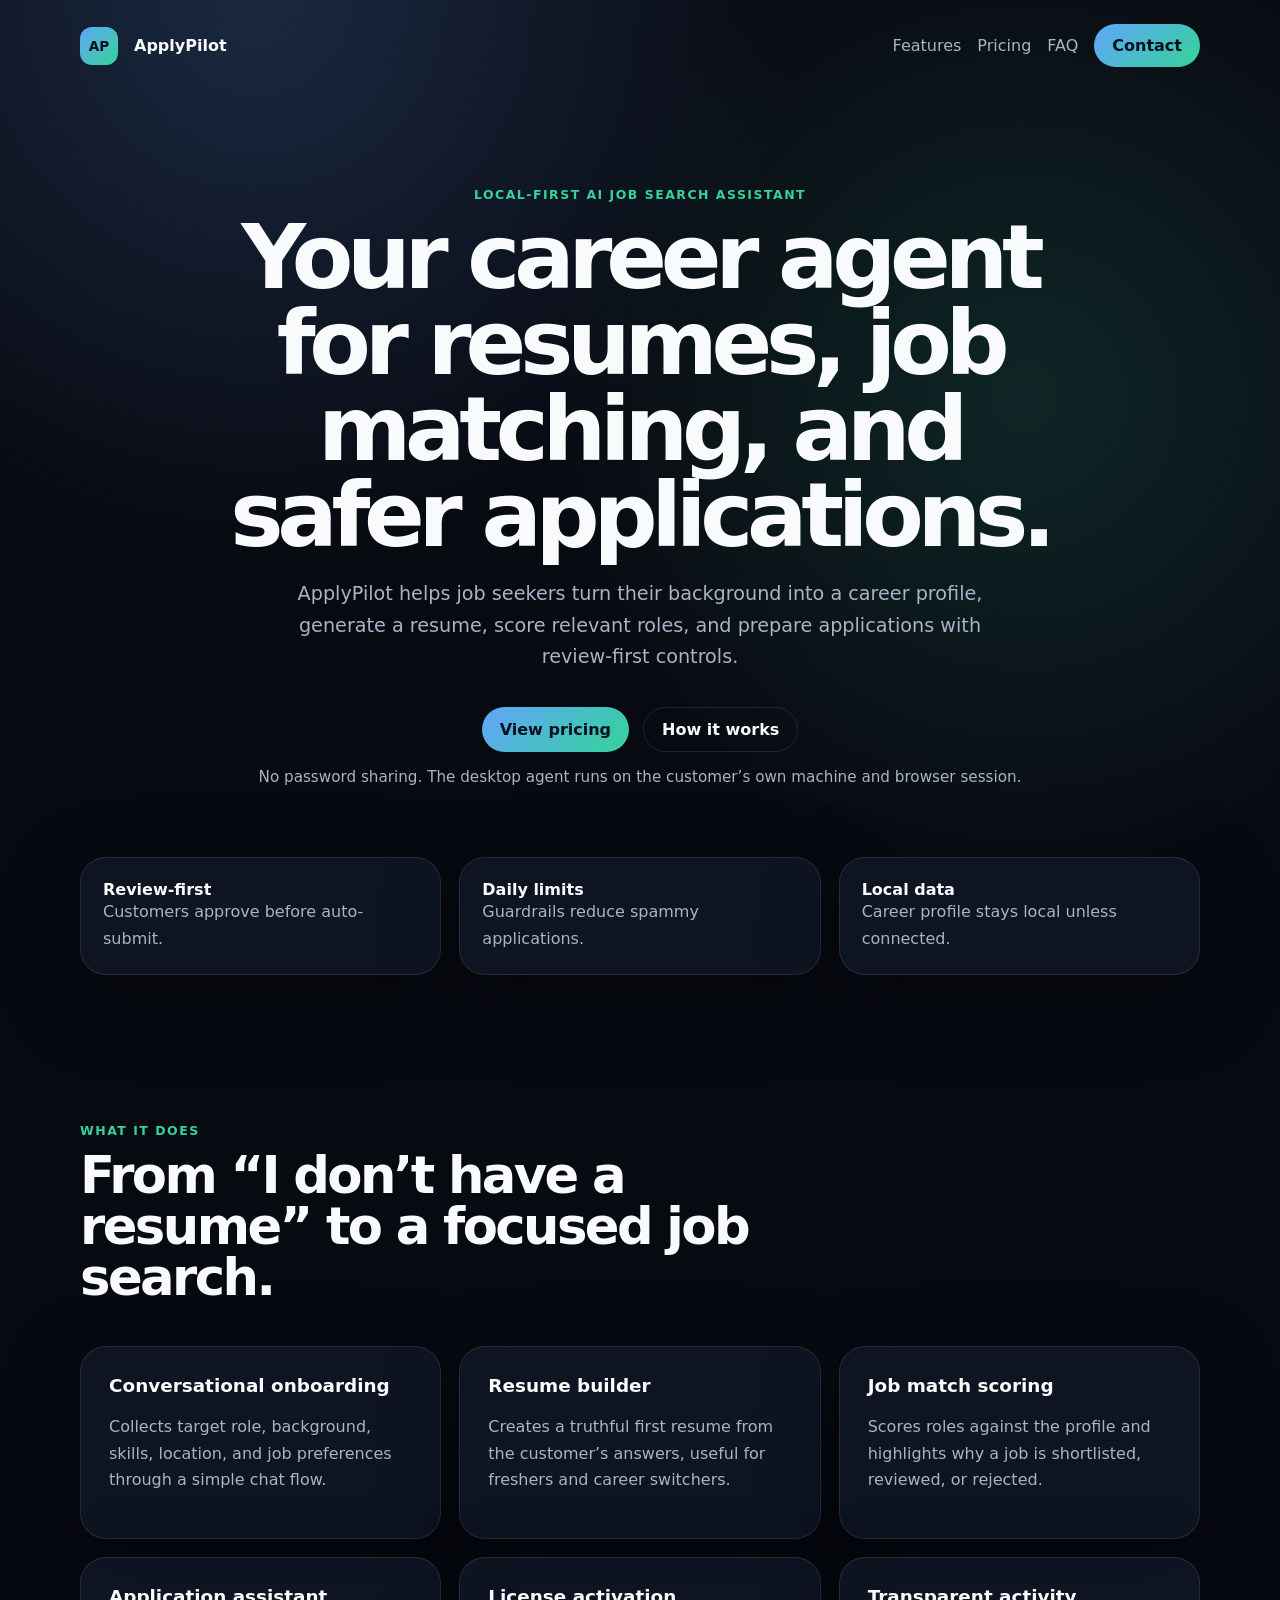
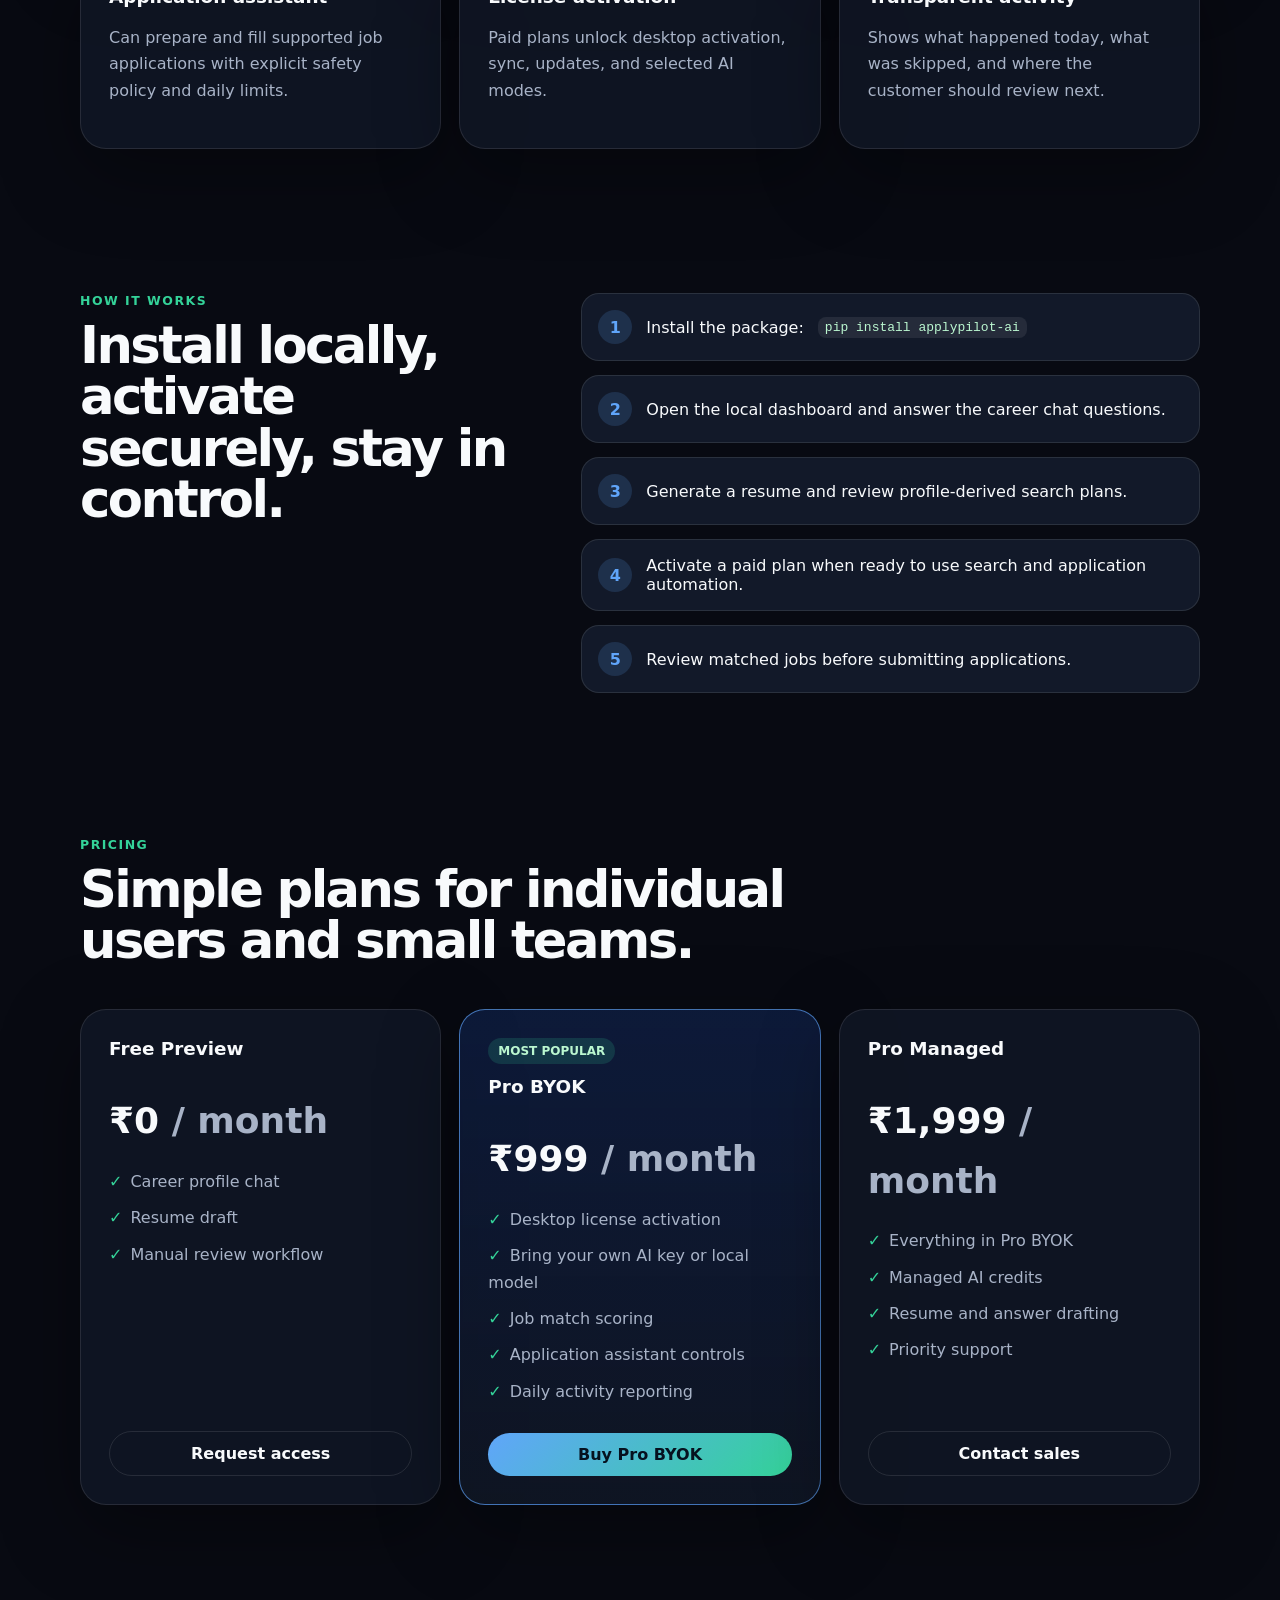
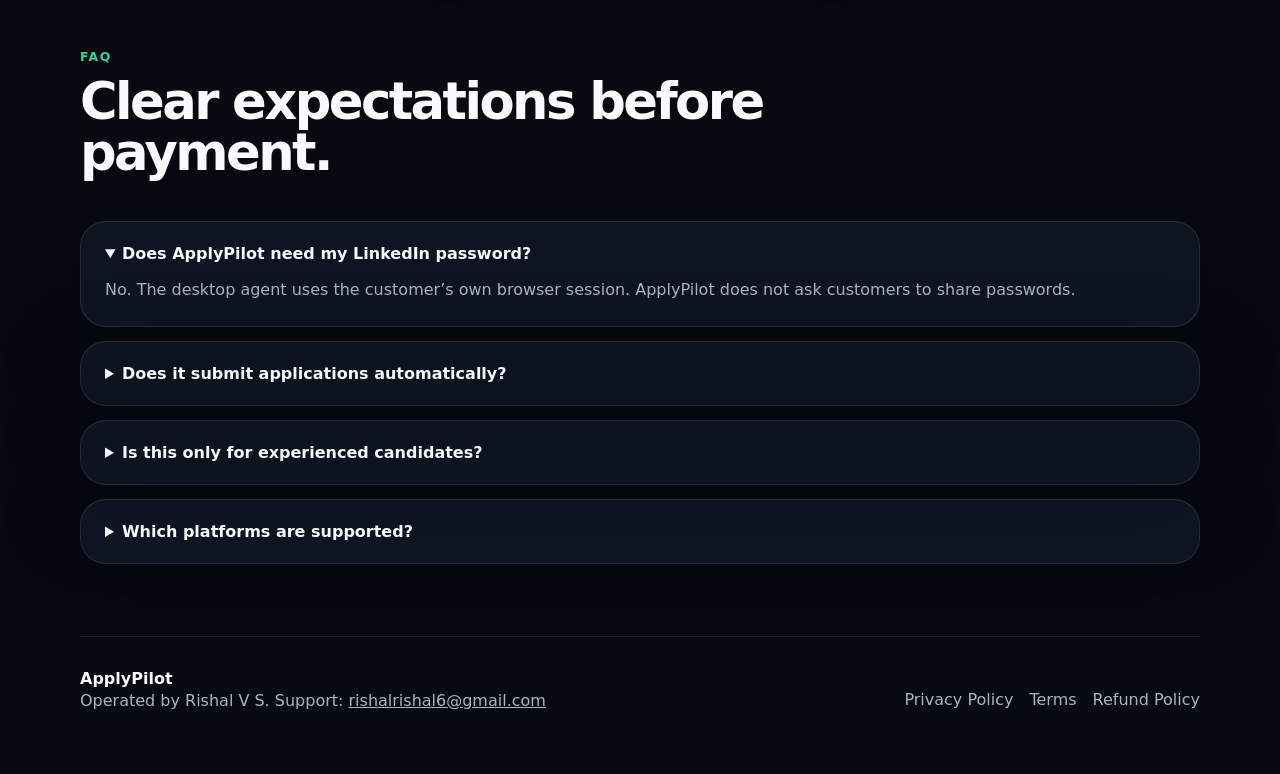
<file: landing/index.html>
<!doctype html>
<html lang="en">
  <head>
    <meta charset="utf-8" />
    <meta name="viewport" content="width=device-width, initial-scale=1" />
    <meta
      name="description"
      content="ApplyPilot is a local-first AI career agent that helps job seekers build a profile, score job matches, prepare applications, and stay in control."
    />
    <title>ApplyPilot — AI Career Agent</title>
    <link rel="stylesheet" href="./styles.css" />
  </head>
  <body>
    <header class="site-header">
      <a class="brand" href="./" aria-label="ApplyPilot home">
        <span class="brand-mark">AP</span>
        <span>ApplyPilot</span>
      </a>
      <nav aria-label="Main navigation">
        <a href="#features">Features</a>
        <a href="#pricing">Pricing</a>
        <a href="#faq">FAQ</a>
        <a class="nav-cta" href="mailto:rishalrishal6@gmail.com?subject=ApplyPilot%20early%20access">Contact</a>
      </nav>
    </header>

    <main>
      <section class="hero">
        <p class="eyebrow">Local-first AI job search assistant</p>
        <h1>Your career agent for resumes, job matching, and safer applications.</h1>
        <p class="hero-copy">
          ApplyPilot helps job seekers turn their background into a career profile, generate a resume, score relevant roles,
          and prepare applications with review-first controls.
        </p>
        <div class="hero-actions">
          <a class="primary-button" href="#pricing">View pricing</a>
          <a class="secondary-button" href="#how">How it works</a>
        </div>
        <p class="trust-note">No password sharing. The desktop agent runs on the customer’s own machine and browser session.</p>
      </section>

      <section class="metrics" aria-label="Product safeguards">
        <div>
          <strong>Review-first</strong>
          <span>Customers approve before auto-submit.</span>
        </div>
        <div>
          <strong>Daily limits</strong>
          <span>Guardrails reduce spammy applications.</span>
        </div>
        <div>
          <strong>Local data</strong>
          <span>Career profile stays local unless connected.</span>
        </div>
      </section>

      <section class="section" id="features">
        <div class="section-heading">
          <p class="eyebrow">What it does</p>
          <h2>From “I don’t have a resume” to a focused job search.</h2>
        </div>
        <div class="feature-grid">
          <article>
            <h3>Conversational onboarding</h3>
            <p>Collects target role, background, skills, location, and job preferences through a simple chat flow.</p>
          </article>
          <article>
            <h3>Resume builder</h3>
            <p>Creates a truthful first resume from the customer’s answers, useful for freshers and career switchers.</p>
          </article>
          <article>
            <h3>Job match scoring</h3>
            <p>Scores roles against the profile and highlights why a job is shortlisted, reviewed, or rejected.</p>
          </article>
          <article>
            <h3>Application assistant</h3>
            <p>Can prepare and fill supported job applications with explicit safety policy and daily limits.</p>
          </article>
          <article>
            <h3>License activation</h3>
            <p>Paid plans unlock desktop activation, sync, updates, and selected AI modes.</p>
          </article>
          <article>
            <h3>Transparent activity</h3>
            <p>Shows what happened today, what was skipped, and where the customer should review next.</p>
          </article>
        </div>
      </section>

      <section class="section split" id="how">
        <div>
          <p class="eyebrow">How it works</p>
          <h2>Install locally, activate securely, stay in control.</h2>
        </div>
        <ol class="steps">
          <li><span>1</span>Install the package: <code>pip install applypilot-ai</code></li>
          <li><span>2</span>Open the local dashboard and answer the career chat questions.</li>
          <li><span>3</span>Generate a resume and review profile-derived search plans.</li>
          <li><span>4</span>Activate a paid plan when ready to use search and application automation.</li>
          <li><span>5</span>Review matched jobs before submitting applications.</li>
        </ol>
      </section>

      <section class="section" id="pricing">
        <div class="section-heading">
          <p class="eyebrow">Pricing</p>
          <h2>Simple plans for individual users and small teams.</h2>
        </div>
        <div class="pricing-grid">
          <article class="price-card">
            <h3>Free Preview</h3>
            <strong>₹0 <span>/ month</span></strong>
            <ul>
              <li>Career profile chat</li>
              <li>Resume draft</li>
              <li>Manual review workflow</li>
            </ul>
            <a class="secondary-button" href="mailto:rishalrishal6@gmail.com?subject=ApplyPilot%20free%20preview">Request access</a>
          </article>
          <article class="price-card featured">
            <p class="plan-badge">Most popular</p>
            <h3>Pro BYOK</h3>
            <strong>₹999 <span>/ month</span></strong>
            <ul>
              <li>Desktop license activation</li>
              <li>Bring your own AI key or local model</li>
              <li>Job match scoring</li>
              <li>Application assistant controls</li>
              <li>Daily activity reporting</li>
            </ul>
            <a class="primary-button" href="mailto:rishalrishal6@gmail.com?subject=ApplyPilot%20Pro%20BYOK">Buy Pro BYOK</a>
          </article>
          <article class="price-card">
            <h3>Pro Managed</h3>
            <strong>₹1,999 <span>/ month</span></strong>
            <ul>
              <li>Everything in Pro BYOK</li>
              <li>Managed AI credits</li>
              <li>Resume and answer drafting</li>
              <li>Priority support</li>
            </ul>
            <a class="secondary-button" href="mailto:rishalrishal6@gmail.com?subject=ApplyPilot%20Pro%20Managed">Contact sales</a>
          </article>
        </div>
      </section>

      <section class="section" id="faq">
        <div class="section-heading">
          <p class="eyebrow">FAQ</p>
          <h2>Clear expectations before payment.</h2>
        </div>
        <div class="faq-list">
          <details open>
            <summary>Does ApplyPilot need my LinkedIn password?</summary>
            <p>No. The desktop agent uses the customer’s own browser session. ApplyPilot does not ask customers to share passwords.</p>
          </details>
          <details>
            <summary>Does it submit applications automatically?</summary>
            <p>Only after the customer enables auto-submit and confirms the run. The default mode is review-only.</p>
          </details>
          <details>
            <summary>Is this only for experienced candidates?</summary>
            <p>No. ApplyPilot is designed to help new job seekers who may not have a resume yet.</p>
          </details>
          <details>
            <summary>Which platforms are supported?</summary>
            <p>The current product focuses on local dashboard workflows with LinkedIn/Naukri-oriented job search and application assistance.</p>
          </details>
        </div>
      </section>
    </main>

    <footer class="site-footer">
      <div>
        <strong>ApplyPilot</strong>
        <p>Operated by Rishal V S. Support: <a href="mailto:rishalrishal6@gmail.com">rishalrishal6@gmail.com</a></p>
      </div>
      <nav aria-label="Legal links">
        <a href="./privacy.html">Privacy Policy</a>
        <a href="./terms.html">Terms</a>
        <a href="./refund.html">Refund Policy</a>
      </nav>
    </footer>
  </body>
</html>
</file>
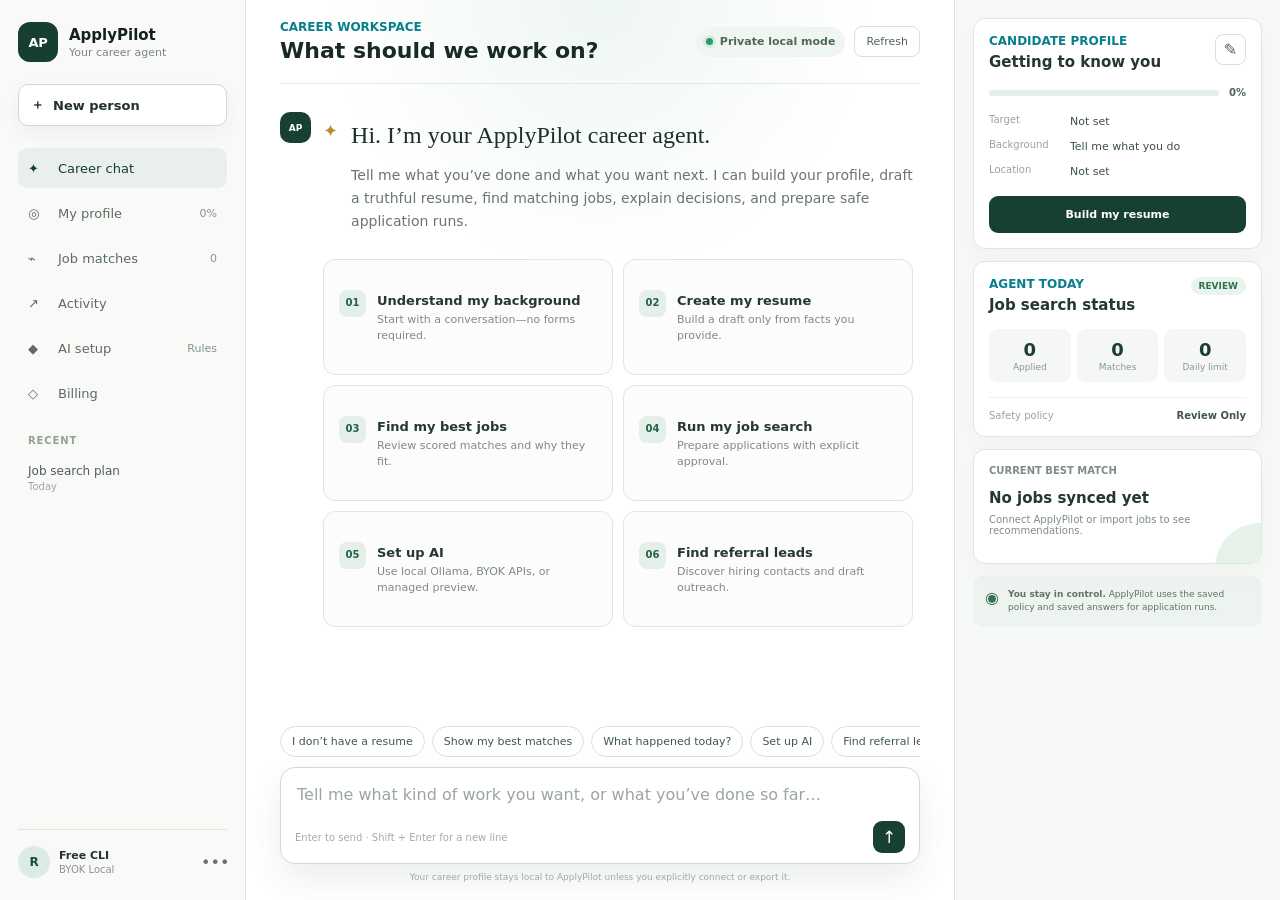
<file: apps/web/index.html>
<!doctype html>
<html lang="en">
  <head>
    <meta charset="utf-8" />
    <meta name="viewport" content="width=device-width, initial-scale=1" />
    <meta
      name="description"
      content="ApplyPilot is a conversational career agent that builds your profile, prepares applications, and runs your job search."
    />
    <title>ApplyPilot — Your Career Agent</title>
    <link rel="stylesheet" href="./styles.css?v=20260620-3" />
  </head>
  <body>
    <div class="career-shell">
      <aside class="career-sidebar" aria-label="ApplyPilot navigation">
        <a class="career-brand" href="./" aria-label="ApplyPilot home">
          <span class="career-brand-mark" aria-hidden="true">AP</span>
          <span>
            <strong>ApplyPilot</strong>
            <small>Your career agent</small>
          </span>
        </a>

        <button class="new-chat-button" id="newConversation" type="button">
          <span aria-hidden="true">＋</span>
          New person
        </button>

        <nav class="career-nav" aria-label="Career tools">
          <button class="career-nav-item active" type="button" data-prompt="Help me plan my job search">
            <span aria-hidden="true">✦</span>
            Career chat
          </button>
          <button class="career-nav-item" type="button" data-action="profile">
            <span aria-hidden="true">◎</span>
            My profile
            <small id="sidebarProfilePercent">0%</small>
          </button>
          <button class="career-nav-item" type="button" data-action="jobs">
            <span aria-hidden="true">⌁</span>
            Job matches
            <small id="sidebarJobCount">0</small>
          </button>
          <button class="career-nav-item" type="button" data-action="status">
            <span aria-hidden="true">↗</span>
            Activity
          </button>
          <button class="career-nav-item" type="button" data-action="ai-setup">
            <span aria-hidden="true">◆</span>
            AI setup
            <small id="sidebarProvider">Rules</small>
          </button>
          <a class="career-nav-item" href="./checkout.html">
            <span aria-hidden="true">◇</span>
            Billing
          </a>
        </nav>

        <div class="conversation-history">
          <p>Recent</p>
          <button type="button" data-prompt="Help me continue my job search">
            <span>Job search plan</span>
            <small>Today</small>
          </button>
        </div>

        <div class="sidebar-account">
          <div>
            <span class="account-avatar" aria-hidden="true">R</span>
            <span>
              <strong id="accountPlan">Founder Preview</strong>
              <small id="accountMode">Local-first agent</small>
            </span>
          </div>
          <button id="connectButton" type="button" aria-label="Connect dashboard">•••</button>
        </div>
      </aside>

      <main class="chat-workspace">
        <header class="chat-header">
          <div>
            <p class="eyebrow">Career workspace</p>
            <h1>What should we work on?</h1>
          </div>
          <div class="chat-header-actions">
            <span class="connection-pill" id="syncState">
              <span class="connection-dot" aria-hidden="true"></span>
              Loading
            </span>
            <button class="small-ghost-button" id="refreshButton" type="button">Refresh</button>
          </div>
        </header>

        <section class="chat-feed" id="chatFeed" aria-live="polite" aria-label="Conversation"></section>

        <div class="suggestion-row" id="suggestionRow" aria-label="Suggested prompts">
          <button type="button" data-action="onboard">I don’t have a resume</button>
          <button type="button" data-action="jobs">Show my best matches</button>
          <button type="button" data-action="status">What happened today?</button>
          <button type="button" data-action="ai-setup">Set up AI</button>
          <button type="button" data-action="leads">Find referral leads</button>
          <button type="button" data-action="apply">Apply to top jobs</button>
        </div>

        <form class="chat-composer" id="chatForm">
          <label class="sr-only" for="chatInput">Message ApplyPilot</label>
          <textarea
            id="chatInput"
            rows="1"
            placeholder="Tell me what kind of work you want, or what you’ve done so far…"
            autocomplete="off"
          ></textarea>
          <div class="composer-footer">
            <span>Enter to send · Shift + Enter for a new line</span>
            <button id="sendButton" type="submit" aria-label="Send message">↑</button>
          </div>
        </form>
        <p class="privacy-note">Your career profile stays local to ApplyPilot unless you explicitly connect or export it.</p>
      </main>

      <aside class="context-rail" aria-label="Career context">
        <section class="context-card profile-context-card">
          <div class="context-card-header">
            <div>
              <p class="eyebrow">Candidate profile</p>
              <h2 id="profileName">Getting to know you</h2>
            </div>
            <button class="icon-ghost-button" type="button" data-action="onboard" aria-label="Edit profile">✎</button>
          </div>
          <div class="completion-row">
            <div class="completion-track"><span id="profileProgress"></span></div>
            <strong id="profilePercent">0%</strong>
          </div>
          <dl class="profile-facts">
            <div>
              <dt>Target</dt>
              <dd id="profileTarget">Not set</dd>
            </div>
            <div>
              <dt>Background</dt>
              <dd id="profileBackground">Tell me what you do</dd>
            </div>
            <div>
              <dt>Location</dt>
              <dd id="profileLocation">Not set</dd>
            </div>
          </dl>
          <button class="context-primary-button" type="button" data-action="resume">Build my resume</button>
        </section>

        <section class="context-card">
          <div class="context-card-header">
            <div>
              <p class="eyebrow">Agent today</p>
              <h2>Job search status</h2>
            </div>
            <span class="agent-state" id="agentState">Ready</span>
          </div>
          <div class="mini-metrics">
            <div>
              <strong id="todayApplied">0</strong>
              <span>Applied</span>
            </div>
            <div>
              <strong id="shortlistCount">0</strong>
              <span>Matches</span>
            </div>
            <div>
              <strong id="dailyLimit">0</strong>
              <span>Daily limit</span>
            </div>
          </div>
          <div class="policy-line">
            <span>Safety policy</span>
            <strong id="policyMode">Review only</strong>
          </div>
        </section>

        <section class="context-card top-match-card">
          <p class="eyebrow">Current best match</p>
          <div id="topMatch">
            <h2>No jobs synced yet</h2>
            <p>Connect ApplyPilot or import jobs to see recommendations.</p>
          </div>
        </section>

        <section class="safety-note">
          <span aria-hidden="true">◉</span>
          <p><strong>You stay in control.</strong> ApplyPilot uses the saved policy and saved answers for application runs.</p>
        </section>
      </aside>
    </div>

    <div class="modal-backdrop" id="connectModal" hidden>
      <form class="modal" id="connectForm">
        <div class="panel-header">
          <div>
            <p class="eyebrow">SaaS connection</p>
            <h2 id="connectTitle">Connect ApplyPilot data</h2>
          </div>
          <button class="icon-button" id="closeConnect" type="button" aria-label="Close">×</button>
        </div>
        <label>
          <span>API endpoint</span>
          <input id="apiEndpoint" type="url" placeholder="http://127.0.0.1:8787" />
        </label>
        <label>
          <span id="connectTokenLabel">License or device token</span>
          <input id="apiToken" type="password" autocomplete="off" />
        </label>
        <div class="modal-actions">
          <button class="ghost-button" id="clearConnection" type="button">Use private local mode</button>
          <button class="ghost-button primary" id="connectSubmit" type="submit">Connect</button>
        </div>
      </form>
    </div>

    <div class="modal-backdrop" id="aiModal" hidden>
      <form class="modal" id="aiForm">
        <div class="panel-header">
          <div>
            <p class="eyebrow">Local AI setup</p>
            <h2>Choose how ApplyPilot scores jobs</h2>
          </div>
          <button class="icon-button" id="closeAiModal" type="button" aria-label="Close">×</button>
        </div>
        <label>
          <span>Provider</span>
          <select id="aiProvider">
            <option value="rules">Rules — no key</option>
            <option value="ollama">Ollama — local model</option>
            <option value="openai">OpenAI-compatible API</option>
            <option value="groq">Groq API</option>
            <option value="gemini">Gemini API</option>
            <option value="auto">Auto BYOK fallback</option>
            <option value="managed_preview">ApplyPilot managed preview</option>
          </select>
        </label>
        <label class="ai-config-field" data-ai-field="base_url">
          <span>Base URL</span>
          <input id="aiBaseUrl" type="url" placeholder="http://localhost:11434 or https://api.openai.com" />
        </label>
        <label class="ai-config-field" data-ai-field="model">
          <span>Model</span>
          <input id="aiModel" type="text" placeholder="llama3.1, gpt-4o-mini, gemini-1.5-flash..." />
        </label>
        <label class="ai-config-field" data-ai-field="api_key">
          <span>API key</span>
          <input id="aiApiKey" type="password" autocomplete="off" placeholder="Saved locally only" />
        </label>
        <div class="ai-status-panel" id="aiStatusPanel">
          <strong>Current setup</strong>
          <p id="aiStatusText">Loading provider status…</p>
        </div>
        <div class="modal-actions">
          <button class="ghost-button" id="aiCancel" type="button">Cancel</button>
          <button class="ghost-button primary" id="aiSubmit" type="submit">Save local AI setup</button>
        </div>
      </form>
    </div>

    <div class="toast" id="toast" role="status" aria-live="polite"></div>
    <script src="./runtime.js?v=20260620-2"></script>
    <script src="./app.js?v=20260620-3"></script>
  </body>
</html>
</file>
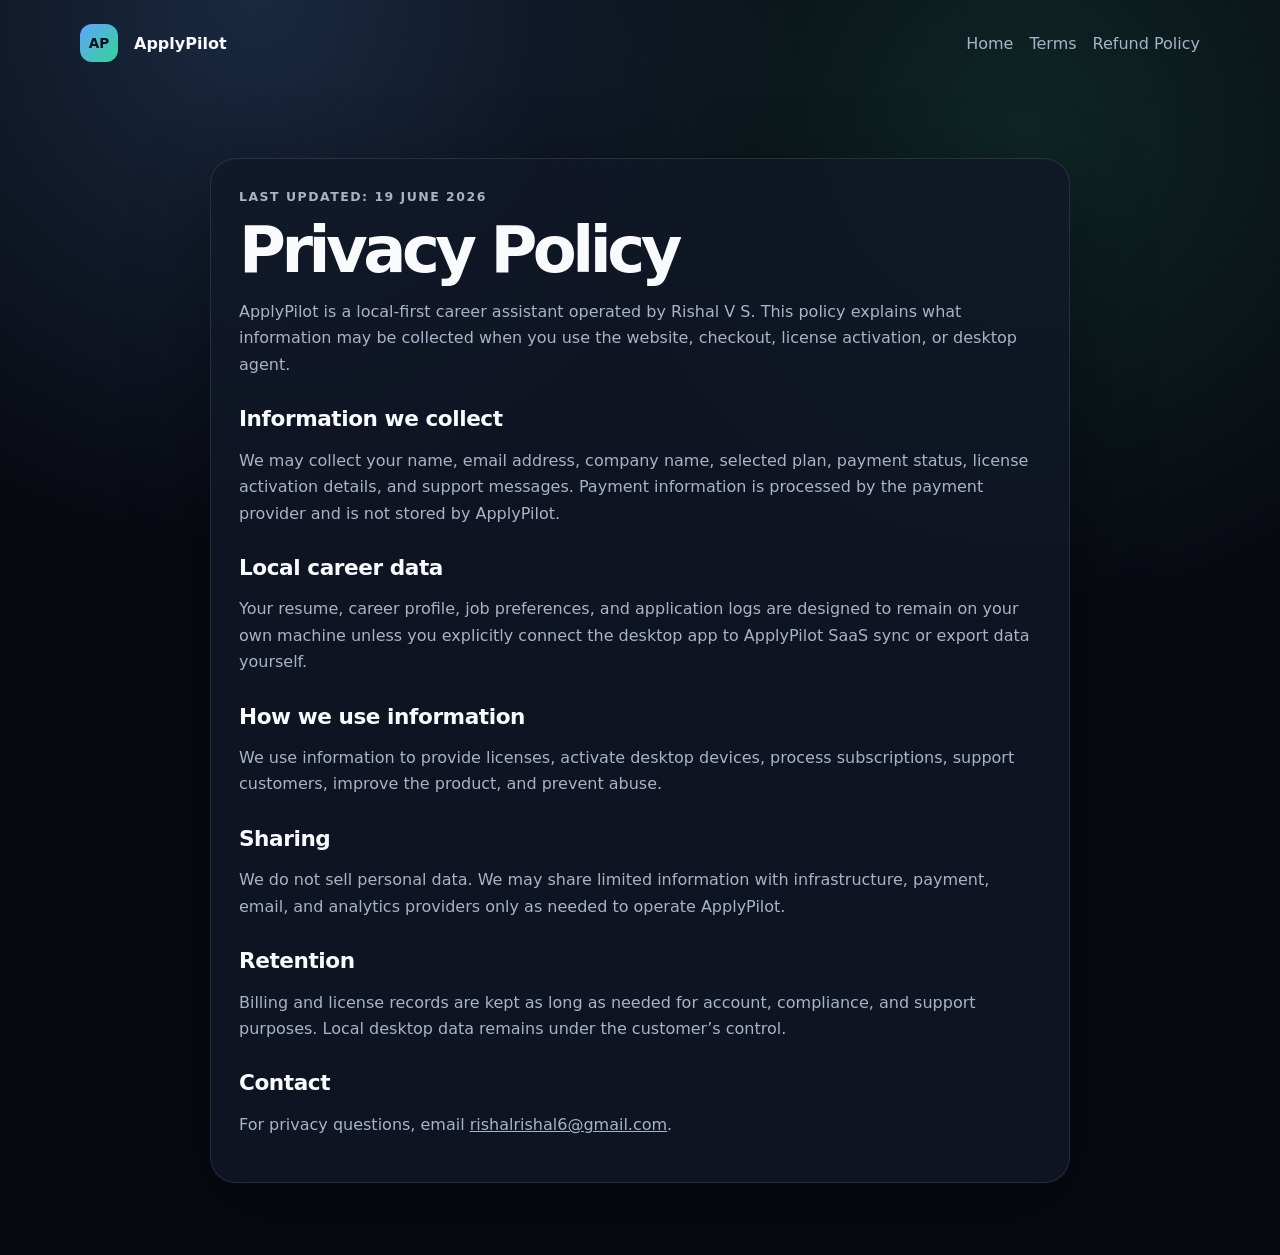
<file: landing/privacy.html>
<!doctype html>
<html lang="en">
  <head>
    <meta charset="utf-8" />
    <meta name="viewport" content="width=device-width, initial-scale=1" />
    <title>Privacy Policy — ApplyPilot</title>
    <link rel="stylesheet" href="./styles.css" />
  </head>
  <body>
    <header class="site-header">
      <a class="brand" href="./"><span class="brand-mark">AP</span><span>ApplyPilot</span></a>
      <nav><a href="./">Home</a><a href="./terms.html">Terms</a><a href="./refund.html">Refund Policy</a></nav>
    </header>
    <main class="legal-page">
      <article class="legal-card">
        <p class="eyebrow">Last updated: 19 June 2026</p>
        <h1>Privacy Policy</h1>
        <p>ApplyPilot is a local-first career assistant operated by Rishal V S. This policy explains what information may be collected when you use the website, checkout, license activation, or desktop agent.</p>

        <h2>Information we collect</h2>
        <p>We may collect your name, email address, company name, selected plan, payment status, license activation details, and support messages. Payment information is processed by the payment provider and is not stored by ApplyPilot.</p>

        <h2>Local career data</h2>
        <p>Your resume, career profile, job preferences, and application logs are designed to remain on your own machine unless you explicitly connect the desktop app to ApplyPilot SaaS sync or export data yourself.</p>

        <h2>How we use information</h2>
        <p>We use information to provide licenses, activate desktop devices, process subscriptions, support customers, improve the product, and prevent abuse.</p>

        <h2>Sharing</h2>
        <p>We do not sell personal data. We may share limited information with infrastructure, payment, email, and analytics providers only as needed to operate ApplyPilot.</p>

        <h2>Retention</h2>
        <p>Billing and license records are kept as long as needed for account, compliance, and support purposes. Local desktop data remains under the customer’s control.</p>

        <h2>Contact</h2>
        <p>For privacy questions, email <a href="mailto:rishalrishal6@gmail.com">rishalrishal6@gmail.com</a>.</p>
      </article>
    </main>
  </body>
</html>
</file>
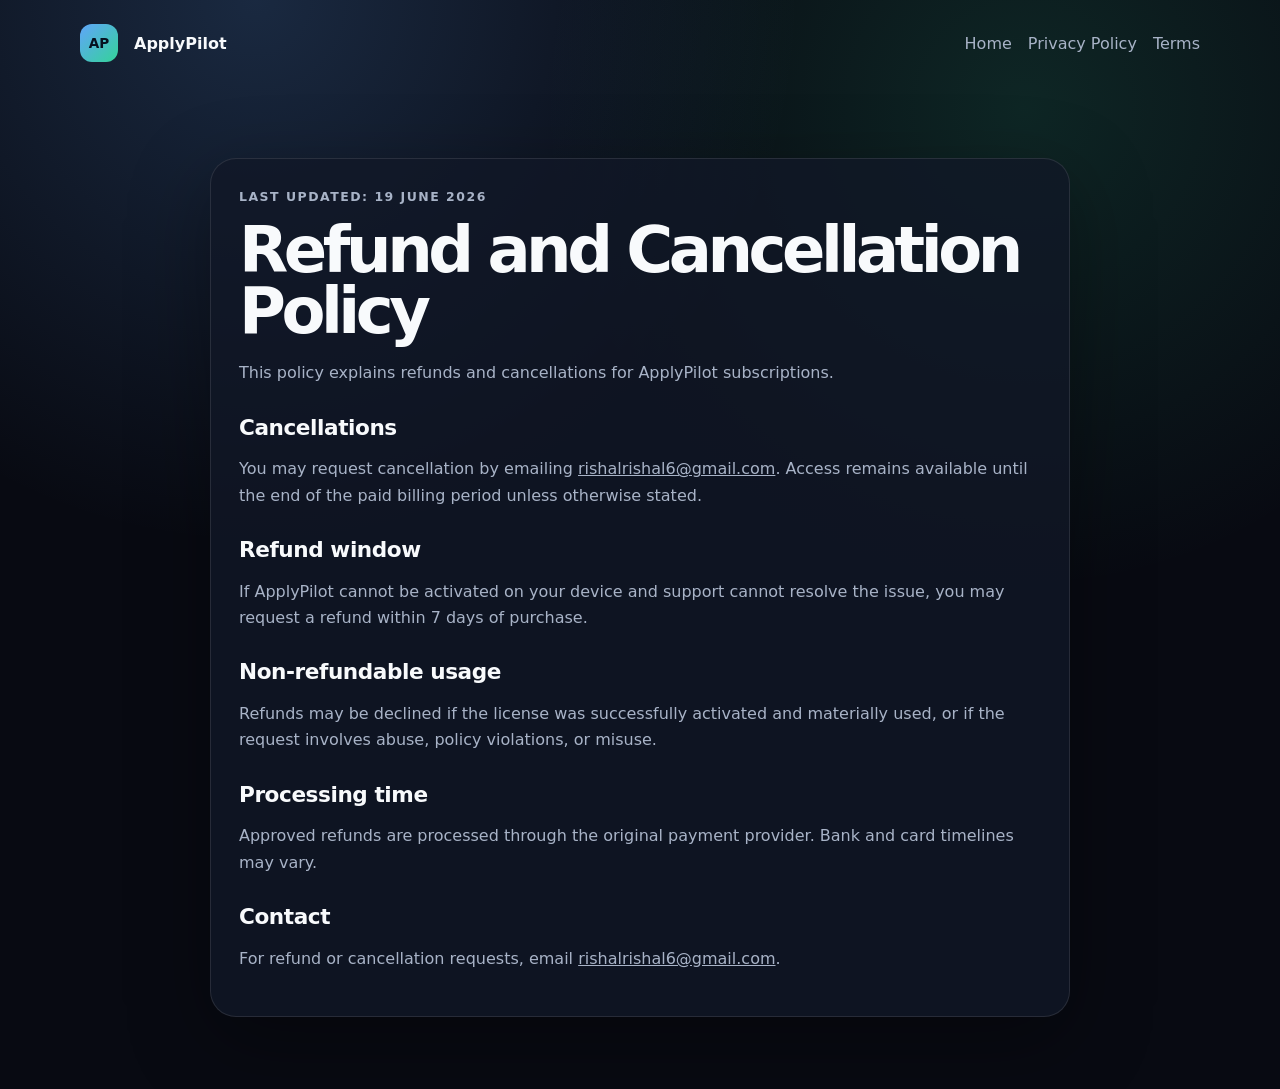
<file: landing/refund.html>
<!doctype html>
<html lang="en">
  <head>
    <meta charset="utf-8" />
    <meta name="viewport" content="width=device-width, initial-scale=1" />
    <title>Refund Policy — ApplyPilot</title>
    <link rel="stylesheet" href="./styles.css" />
  </head>
  <body>
    <header class="site-header">
      <a class="brand" href="./"><span class="brand-mark">AP</span><span>ApplyPilot</span></a>
      <nav><a href="./">Home</a><a href="./privacy.html">Privacy Policy</a><a href="./terms.html">Terms</a></nav>
    </header>
    <main class="legal-page">
      <article class="legal-card">
        <p class="eyebrow">Last updated: 19 June 2026</p>
        <h1>Refund and Cancellation Policy</h1>
        <p>This policy explains refunds and cancellations for ApplyPilot subscriptions.</p>

        <h2>Cancellations</h2>
        <p>You may request cancellation by emailing <a href="mailto:rishalrishal6@gmail.com">rishalrishal6@gmail.com</a>. Access remains available until the end of the paid billing period unless otherwise stated.</p>

        <h2>Refund window</h2>
        <p>If ApplyPilot cannot be activated on your device and support cannot resolve the issue, you may request a refund within 7 days of purchase.</p>

        <h2>Non-refundable usage</h2>
        <p>Refunds may be declined if the license was successfully activated and materially used, or if the request involves abuse, policy violations, or misuse.</p>

        <h2>Processing time</h2>
        <p>Approved refunds are processed through the original payment provider. Bank and card timelines may vary.</p>

        <h2>Contact</h2>
        <p>For refund or cancellation requests, email <a href="mailto:rishalrishal6@gmail.com">rishalrishal6@gmail.com</a>.</p>
      </article>
    </main>
  </body>
</html>
</file>
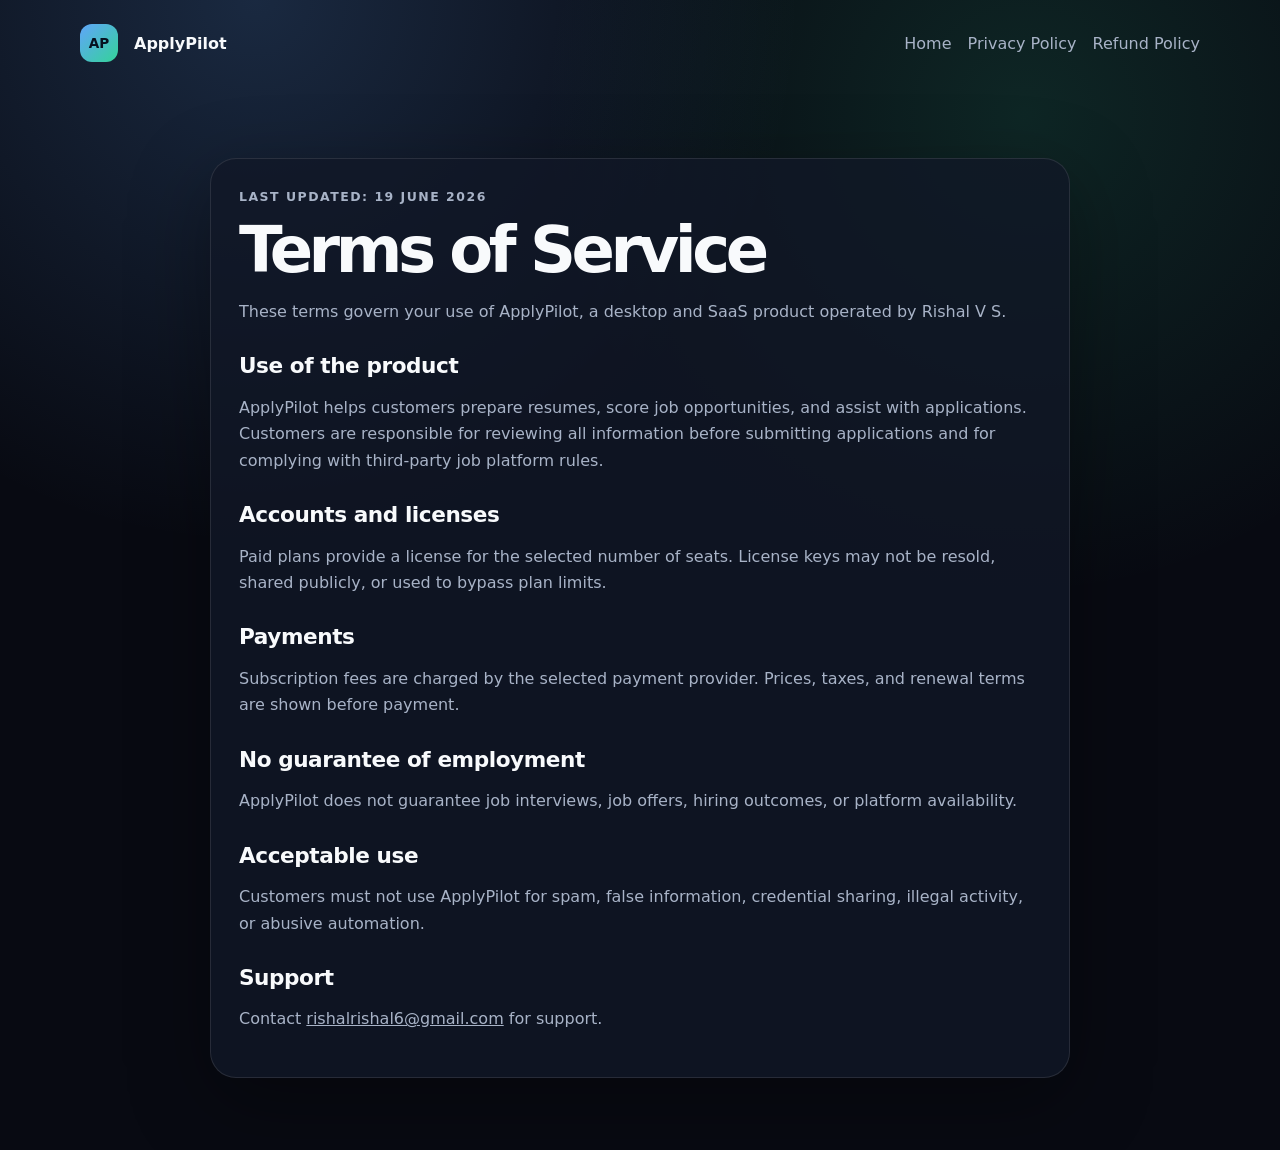
<file: landing/terms.html>
<!doctype html>
<html lang="en">
  <head>
    <meta charset="utf-8" />
    <meta name="viewport" content="width=device-width, initial-scale=1" />
    <title>Terms of Service — ApplyPilot</title>
    <link rel="stylesheet" href="./styles.css" />
  </head>
  <body>
    <header class="site-header">
      <a class="brand" href="./"><span class="brand-mark">AP</span><span>ApplyPilot</span></a>
      <nav><a href="./">Home</a><a href="./privacy.html">Privacy Policy</a><a href="./refund.html">Refund Policy</a></nav>
    </header>
    <main class="legal-page">
      <article class="legal-card">
        <p class="eyebrow">Last updated: 19 June 2026</p>
        <h1>Terms of Service</h1>
        <p>These terms govern your use of ApplyPilot, a desktop and SaaS product operated by Rishal V S.</p>

        <h2>Use of the product</h2>
        <p>ApplyPilot helps customers prepare resumes, score job opportunities, and assist with applications. Customers are responsible for reviewing all information before submitting applications and for complying with third-party job platform rules.</p>

        <h2>Accounts and licenses</h2>
        <p>Paid plans provide a license for the selected number of seats. License keys may not be resold, shared publicly, or used to bypass plan limits.</p>

        <h2>Payments</h2>
        <p>Subscription fees are charged by the selected payment provider. Prices, taxes, and renewal terms are shown before payment.</p>

        <h2>No guarantee of employment</h2>
        <p>ApplyPilot does not guarantee job interviews, job offers, hiring outcomes, or platform availability.</p>

        <h2>Acceptable use</h2>
        <p>Customers must not use ApplyPilot for spam, false information, credential sharing, illegal activity, or abusive automation.</p>

        <h2>Support</h2>
        <p>Contact <a href="mailto:rishalrishal6@gmail.com">rishalrishal6@gmail.com</a> for support.</p>
      </article>
    </main>
  </body>
</html>
</file>
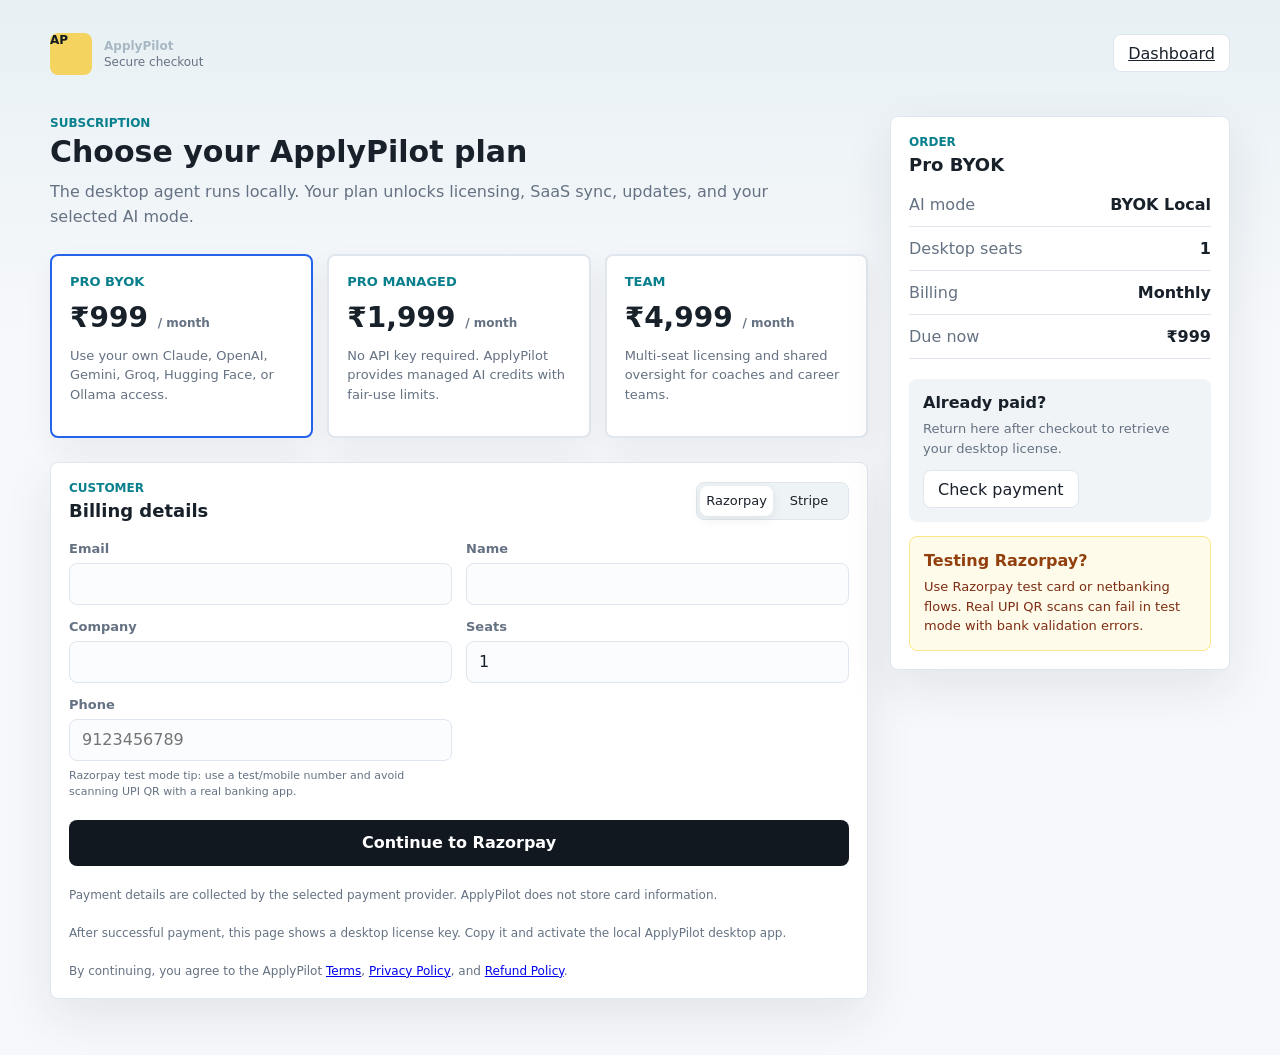
<file: apps/web/checkout.html>
<!doctype html>
<html lang="en">
  <head>
    <meta charset="utf-8" />
    <meta name="viewport" content="width=device-width, initial-scale=1" />
    <title>ApplyPilot Billing</title>
    <link rel="stylesheet" href="./styles.css" />
  </head>
  <body>
    <main class="checkout-shell">
      <header class="checkout-header">
        <a class="brand checkout-brand" href="./">
          <span class="brand-mark" aria-hidden="true">AP</span>
          <span>
            <strong>ApplyPilot</strong>
            <span>Secure checkout</span>
          </span>
        </a>
        <a class="ghost-button" href="./">Dashboard</a>
      </header>

      <section class="checkout-layout">
        <div class="checkout-main">
          <div>
            <p class="eyebrow">Subscription</p>
            <h1>Choose your ApplyPilot plan</h1>
            <p class="checkout-copy">The desktop agent runs locally. Your plan unlocks licensing, SaaS sync, updates, and your selected AI mode.</p>
          </div>

          <div class="plan-grid" id="planGrid">
            <button class="plan-option active" type="button" data-plan="pro_byok" data-ai-mode="byok_local">
              <span>Pro BYOK</span>
              <strong>₹999 <small>/ month</small></strong>
              <p>Use your own Claude, OpenAI, Gemini, Groq, Hugging Face, or Ollama access.</p>
            </button>
            <button class="plan-option" type="button" data-plan="pro_managed" data-ai-mode="hybrid">
              <span>Pro Managed</span>
              <strong>₹1,999 <small>/ month</small></strong>
              <p>No API key required. ApplyPilot provides managed AI credits with fair-use limits.</p>
            </button>
            <button class="plan-option" type="button" data-plan="team" data-ai-mode="hybrid">
              <span>Team</span>
              <strong>₹4,999 <small>/ month</small></strong>
              <p>Multi-seat licensing and shared oversight for coaches and career teams.</p>
            </button>
          </div>

          <form class="checkout-form panel" id="checkoutForm">
            <div class="panel-header">
              <div>
                <p class="eyebrow">Customer</p>
                <h2>Billing details</h2>
              </div>
              <div class="segmented" aria-label="Payment provider">
                <button class="segment active" type="button" data-provider="razorpay">Razorpay</button>
                <button class="segment" type="button" data-provider="stripe">Stripe</button>
              </div>
            </div>
            <div class="form-grid">
              <label>
                <span>Email</span>
                <input id="checkoutEmail" type="email" required autocomplete="email" />
              </label>
              <label>
                <span>Name</span>
                <input id="checkoutName" type="text" required autocomplete="name" />
              </label>
              <label>
                <span>Company</span>
                <input id="checkoutCompany" type="text" autocomplete="organization" />
              </label>
              <label>
                <span>Seats</span>
                <input id="checkoutSeats" type="number" min="1" max="100" value="1" required />
              </label>
              <label class="phone-field">
                <span>Phone</span>
                <input id="checkoutPhone" type="tel" inputmode="tel" autocomplete="tel" placeholder="9123456789" />
                <small class="field-note">Razorpay test mode tip: use a test/mobile number and avoid scanning UPI QR with a real banking app.</small>
              </label>
            </div>
            <button class="checkout-submit" id="checkoutSubmit" type="submit">Continue to Razorpay</button>
            <p class="form-note">Payment details are collected by the selected payment provider. ApplyPilot does not store card information.</p>
            <p class="form-note">After successful payment, this page shows a desktop license key. Copy it and activate the local ApplyPilot desktop app.</p>
            <p class="form-note">
              By continuing, you agree to the ApplyPilot
              <a href="./terms.html">Terms</a>,
              <a href="./privacy.html">Privacy Policy</a>, and
              <a href="./refund.html">Refund Policy</a>.
            </p>
          </form>
        </div>

        <aside class="checkout-summary panel">
          <p class="eyebrow">Order</p>
          <h2 id="summaryPlan">Pro BYOK</h2>
          <dl>
            <div>
              <dt>AI mode</dt>
              <dd id="summaryMode">BYOK Local</dd>
            </div>
            <div>
              <dt>Desktop seats</dt>
              <dd id="summarySeats">1</dd>
            </div>
            <div>
              <dt>Billing</dt>
              <dd>Monthly</dd>
            </div>
            <div>
              <dt>Due now</dt>
              <dd id="summaryAmount">₹999</dd>
            </div>
          </dl>
          <div class="payment-result" id="paymentResult" hidden>
            <span id="paymentStatus">Payment verified</span>
            <code id="paymentReference"></code>
          </div>
          <div class="claim-panel" id="claimPanel">
            <strong>Already paid?</strong>
            <p>Return here after checkout to retrieve your desktop license.</p>
            <button class="ghost-button" id="claimButton" type="button">Check payment</button>
          </div>
          <div class="payment-guidance">
            <strong>Testing Razorpay?</strong>
            <p>Use Razorpay test card or netbanking flows. Real UPI QR scans can fail in test mode with bank validation errors.</p>
          </div>
          <div class="license-result" id="licenseResult" hidden>
            <span>Desktop license</span>
            <code id="licenseKey"></code>
            <button class="ghost-button" id="copyLicense" type="button">Copy license</button>
          </div>
        </aside>
      </section>
    </main>

    <div class="toast" id="toast" role="status" aria-live="polite"></div>
    <script src="https://checkout.razorpay.com/v1/checkout.js"></script>
    <script src="./checkout.js"></script>
  </body>
</html>
</file>
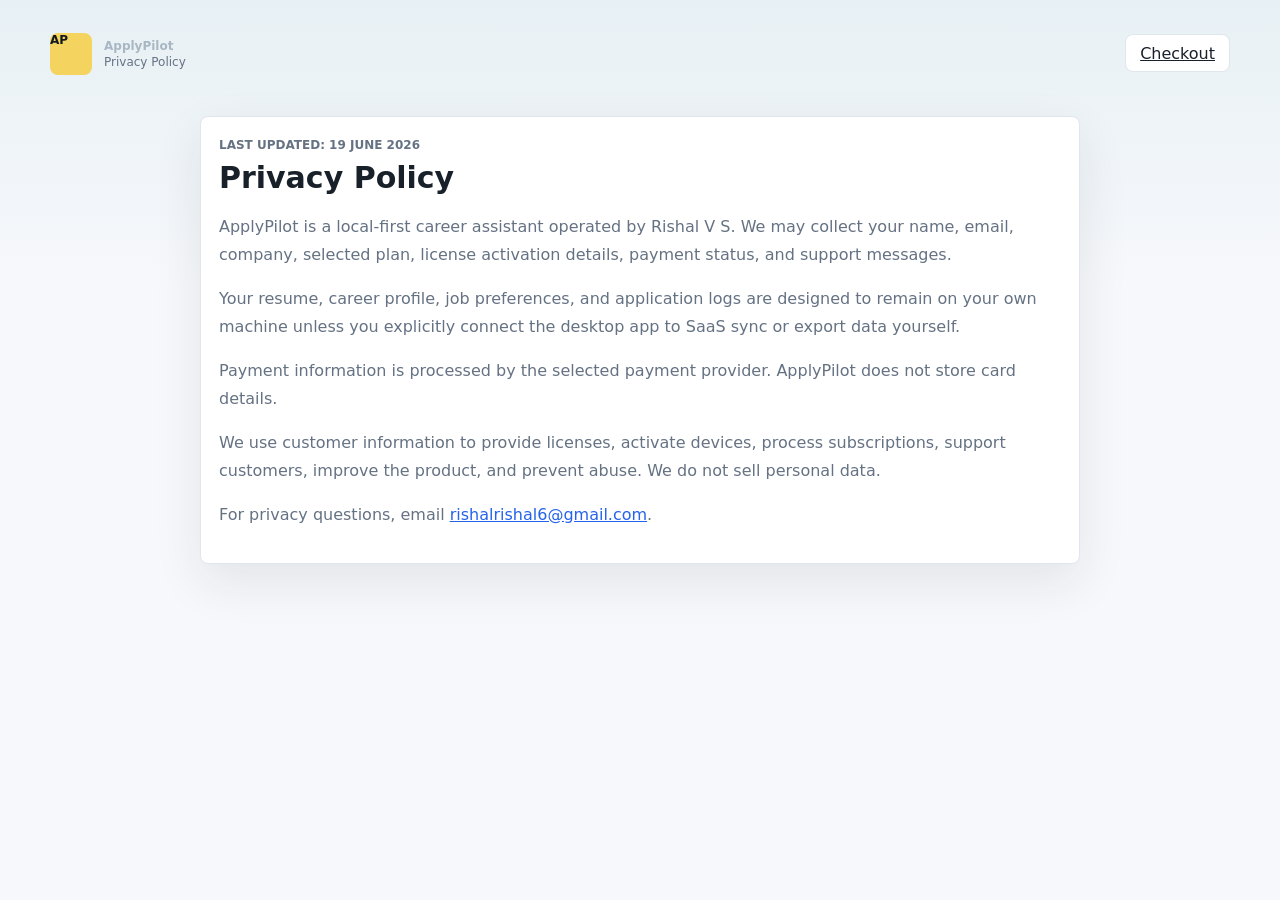
<file: apps/web/privacy.html>
<!doctype html>
<html lang="en">
  <head>
    <meta charset="utf-8" />
    <meta name="viewport" content="width=device-width, initial-scale=1" />
    <title>Privacy Policy — ApplyPilot</title>
    <link rel="stylesheet" href="./styles.css" />
  </head>
  <body>
    <main class="checkout-shell">
      <header class="checkout-header">
        <a class="brand checkout-brand" href="./">
          <span class="brand-mark" aria-hidden="true">AP</span>
          <span><strong>ApplyPilot</strong><span>Privacy Policy</span></span>
        </a>
        <a class="ghost-button" href="./checkout.html">Checkout</a>
      </header>
      <section class="panel legal-panel">
        <p class="eyebrow">Last updated: 19 June 2026</p>
        <h1>Privacy Policy</h1>
        <p>ApplyPilot is a local-first career assistant operated by Rishal V S. We may collect your name, email, company, selected plan, license activation details, payment status, and support messages.</p>
        <p>Your resume, career profile, job preferences, and application logs are designed to remain on your own machine unless you explicitly connect the desktop app to SaaS sync or export data yourself.</p>
        <p>Payment information is processed by the selected payment provider. ApplyPilot does not store card details.</p>
        <p>We use customer information to provide licenses, activate devices, process subscriptions, support customers, improve the product, and prevent abuse. We do not sell personal data.</p>
        <p>For privacy questions, email <a href="mailto:rishalrishal6@gmail.com">rishalrishal6@gmail.com</a>.</p>
      </section>
    </main>
  </body>
</html>
</file>
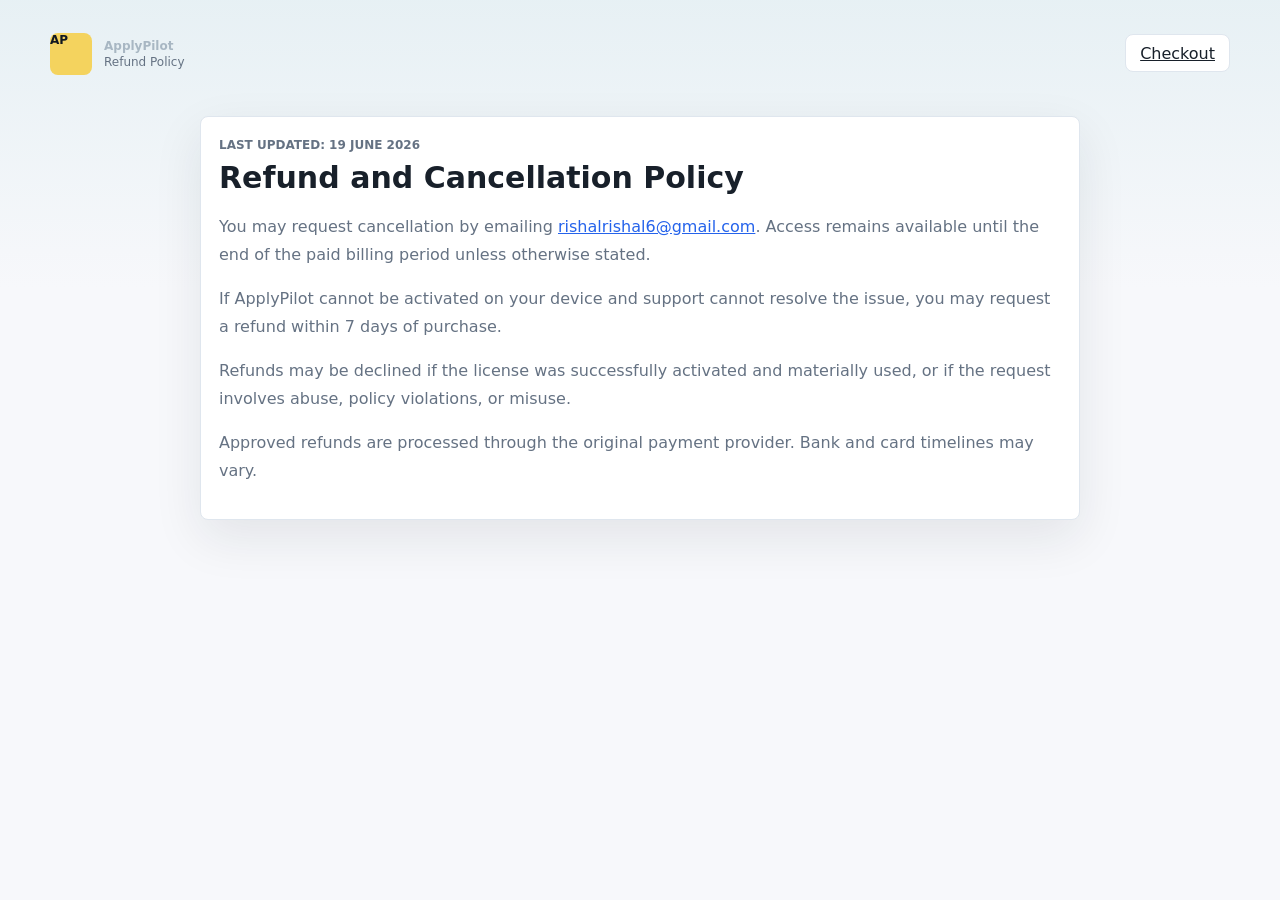
<file: apps/web/refund.html>
<!doctype html>
<html lang="en">
  <head>
    <meta charset="utf-8" />
    <meta name="viewport" content="width=device-width, initial-scale=1" />
    <title>Refund Policy — ApplyPilot</title>
    <link rel="stylesheet" href="./styles.css" />
  </head>
  <body>
    <main class="checkout-shell">
      <header class="checkout-header">
        <a class="brand checkout-brand" href="./">
          <span class="brand-mark" aria-hidden="true">AP</span>
          <span><strong>ApplyPilot</strong><span>Refund Policy</span></span>
        </a>
        <a class="ghost-button" href="./checkout.html">Checkout</a>
      </header>
      <section class="panel legal-panel">
        <p class="eyebrow">Last updated: 19 June 2026</p>
        <h1>Refund and Cancellation Policy</h1>
        <p>You may request cancellation by emailing <a href="mailto:rishalrishal6@gmail.com">rishalrishal6@gmail.com</a>. Access remains available until the end of the paid billing period unless otherwise stated.</p>
        <p>If ApplyPilot cannot be activated on your device and support cannot resolve the issue, you may request a refund within 7 days of purchase.</p>
        <p>Refunds may be declined if the license was successfully activated and materially used, or if the request involves abuse, policy violations, or misuse.</p>
        <p>Approved refunds are processed through the original payment provider. Bank and card timelines may vary.</p>
      </section>
    </main>
  </body>
</html>
</file>
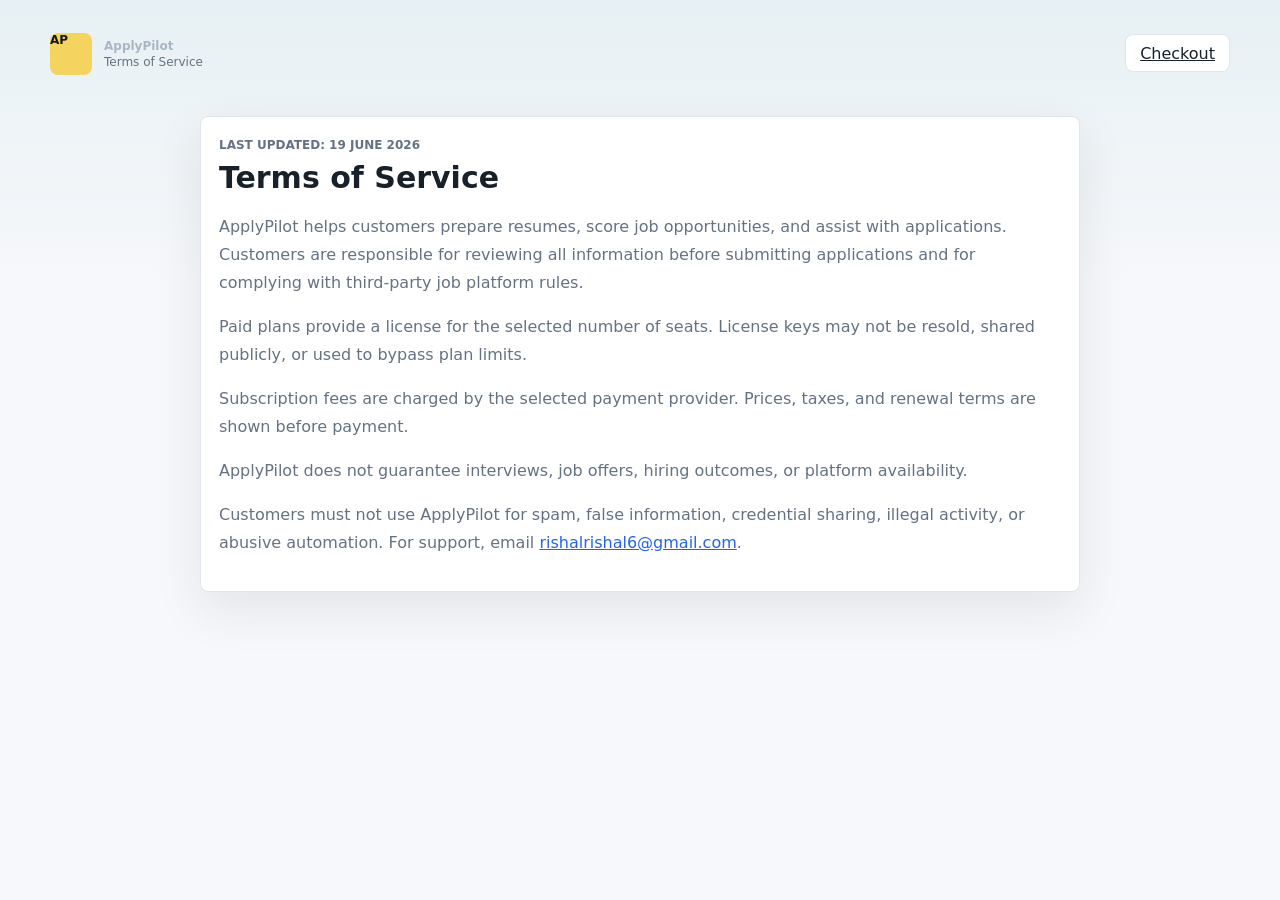
<file: apps/web/terms.html>
<!doctype html>
<html lang="en">
  <head>
    <meta charset="utf-8" />
    <meta name="viewport" content="width=device-width, initial-scale=1" />
    <title>Terms of Service — ApplyPilot</title>
    <link rel="stylesheet" href="./styles.css" />
  </head>
  <body>
    <main class="checkout-shell">
      <header class="checkout-header">
        <a class="brand checkout-brand" href="./">
          <span class="brand-mark" aria-hidden="true">AP</span>
          <span><strong>ApplyPilot</strong><span>Terms of Service</span></span>
        </a>
        <a class="ghost-button" href="./checkout.html">Checkout</a>
      </header>
      <section class="panel legal-panel">
        <p class="eyebrow">Last updated: 19 June 2026</p>
        <h1>Terms of Service</h1>
        <p>ApplyPilot helps customers prepare resumes, score job opportunities, and assist with applications. Customers are responsible for reviewing all information before submitting applications and for complying with third-party job platform rules.</p>
        <p>Paid plans provide a license for the selected number of seats. License keys may not be resold, shared publicly, or used to bypass plan limits.</p>
        <p>Subscription fees are charged by the selected payment provider. Prices, taxes, and renewal terms are shown before payment.</p>
        <p>ApplyPilot does not guarantee interviews, job offers, hiring outcomes, or platform availability.</p>
        <p>Customers must not use ApplyPilot for spam, false information, credential sharing, illegal activity, or abusive automation. For support, email <a href="mailto:rishalrishal6@gmail.com">rishalrishal6@gmail.com</a>.</p>
      </section>
    </main>
  </body>
</html>
</file>
<file: landing/styles.css>
:root {
  color-scheme: dark;
  --bg: #080a12;
  --panel: #111827;
  --panel-soft: #172033;
  --text: #f8fafc;
  --muted: #a8b3c7;
  --line: rgba(255, 255, 255, 0.1);
  --brand: #60a5fa;
  --brand-2: #34d399;
  --shadow: 0 24px 80px rgba(0, 0, 0, 0.35);
}

* {
  box-sizing: border-box;
}

html {
  scroll-behavior: smooth;
}

body {
  margin: 0;
  background:
    radial-gradient(circle at 20% 0%, rgba(96, 165, 250, 0.2), transparent 34rem),
    radial-gradient(circle at 80% 10%, rgba(52, 211, 153, 0.14), transparent 30rem),
    var(--bg);
  color: var(--text);
  font-family: Inter, ui-sans-serif, system-ui, -apple-system, BlinkMacSystemFont, "Segoe UI", sans-serif;
}

a {
  color: inherit;
}

.site-header,
.site-footer,
main {
  width: min(1120px, calc(100% - 40px));
  margin: 0 auto;
}

.site-header {
  display: flex;
  align-items: center;
  justify-content: space-between;
  padding: 24px 0;
}

.brand,
.site-header nav,
.site-footer nav {
  display: flex;
  align-items: center;
  gap: 16px;
}

.brand {
  text-decoration: none;
  font-weight: 800;
}

.brand-mark {
  display: grid;
  width: 38px;
  height: 38px;
  place-items: center;
  border-radius: 12px;
  background: linear-gradient(135deg, var(--brand), var(--brand-2));
  color: #06111f;
  font-size: 0.85rem;
}

.site-header nav a,
.site-footer nav a {
  color: var(--muted);
  text-decoration: none;
}

.site-header nav a:hover,
.site-footer nav a:hover {
  color: var(--text);
}

.nav-cta,
.primary-button,
.secondary-button {
  display: inline-flex;
  align-items: center;
  justify-content: center;
  border-radius: 999px;
  padding: 12px 18px;
  font-weight: 800;
  text-decoration: none;
}

.nav-cta,
.primary-button {
  background: linear-gradient(135deg, var(--brand), var(--brand-2));
  color: #06111f !important;
}

.secondary-button {
  border: 1px solid var(--line);
  color: var(--text);
}

.hero {
  padding: 96px 0 56px;
  text-align: center;
}

.eyebrow {
  margin: 0 0 12px;
  color: var(--brand-2);
  font-size: 0.78rem;
  font-weight: 900;
  letter-spacing: 0.12em;
  text-transform: uppercase;
}

h1,
h2,
h3,
p {
  margin-top: 0;
}

h1 {
  width: min(860px, 100%);
  margin: 0 auto 20px;
  font-size: clamp(2.7rem, 7vw, 5.8rem);
  line-height: 0.96;
  letter-spacing: -0.07em;
}

h2 {
  font-size: clamp(2rem, 4vw, 3.4rem);
  line-height: 1;
  letter-spacing: -0.05em;
}

h3 {
  font-size: 1.15rem;
}

.hero-copy {
  width: min(730px, 100%);
  margin: 0 auto;
  color: var(--muted);
  font-size: 1.2rem;
  line-height: 1.65;
}

.hero-actions {
  display: flex;
  flex-wrap: wrap;
  justify-content: center;
  gap: 14px;
  margin: 34px 0 16px;
}

.trust-note {
  color: var(--muted);
  font-size: 0.95rem;
}

.metrics,
.feature-grid,
.pricing-grid {
  display: grid;
  gap: 18px;
}

.metrics {
  grid-template-columns: repeat(3, minmax(0, 1fr));
  margin-bottom: 76px;
}

.metrics div,
.feature-grid article,
.price-card,
.legal-card,
details {
  border: 1px solid var(--line);
  border-radius: 26px;
  background: rgba(17, 24, 39, 0.78);
  box-shadow: var(--shadow);
}

.metrics div {
  padding: 22px;
}

.metrics strong,
.metrics span {
  display: block;
}

.metrics span,
.feature-grid p,
.price-card li,
.price-card span,
.faq-list p,
.legal-card p,
.legal-card li,
.site-footer p {
  color: var(--muted);
  line-height: 1.65;
}

.section {
  padding: 72px 0;
}

.section-heading {
  width: min(760px, 100%);
  margin-bottom: 28px;
}

.section-heading.center {
  margin-right: auto;
  margin-left: auto;
  text-align: center;
}

.feature-grid {
  grid-template-columns: repeat(3, minmax(0, 1fr));
}

.feature-grid article,
.price-card,
.legal-card {
  padding: 28px;
}

.split {
  display: grid;
  grid-template-columns: 0.85fr 1.15fr;
  gap: 44px;
  align-items: start;
}

.steps {
  display: grid;
  gap: 14px;
  margin: 0;
  padding: 0;
  list-style: none;
}

.steps li {
  display: flex;
  gap: 14px;
  align-items: center;
  padding: 16px;
  border: 1px solid var(--line);
  border-radius: 18px;
  background: rgba(23, 32, 51, 0.72);
}

.steps span {
  display: grid;
  flex: 0 0 34px;
  width: 34px;
  height: 34px;
  place-items: center;
  border-radius: 999px;
  background: rgba(96, 165, 250, 0.16);
  color: var(--brand);
  font-weight: 900;
}

code {
  border-radius: 8px;
  background: rgba(255, 255, 255, 0.08);
  color: #bbf7d0;
  padding: 3px 7px;
}

.pricing-grid {
  grid-template-columns: repeat(3, minmax(0, 1fr));
}

.price-card {
  position: relative;
  display: flex;
  min-height: 430px;
  flex-direction: column;
}

.price-card.featured {
  border-color: rgba(96, 165, 250, 0.65);
  background: linear-gradient(180deg, rgba(37, 99, 235, 0.18), rgba(17, 24, 39, 0.78));
}

.price-card strong {
  display: block;
  margin: 14px 0 18px;
  font-size: 2.25rem;
}

.price-card ul {
  display: grid;
  gap: 10px;
  margin: 0 0 28px;
  padding: 0;
  list-style: none;
}

.price-card li::before {
  content: "✓";
  margin-right: 8px;
  color: var(--brand-2);
}

.price-card .primary-button,
.price-card .secondary-button {
  margin-top: auto;
}

.plan-badge {
  width: fit-content;
  border-radius: 999px;
  background: rgba(52, 211, 153, 0.16);
  color: #bbf7d0;
  padding: 6px 10px;
  font-size: 0.75rem;
  font-weight: 900;
  text-transform: uppercase;
}

.faq-list {
  display: grid;
  gap: 14px;
}

details {
  padding: 22px 24px;
}

summary {
  cursor: pointer;
  font-weight: 900;
}

details p {
  margin: 14px 0 0;
}

.site-footer {
  display: flex;
  justify-content: space-between;
  gap: 24px;
  border-top: 1px solid var(--line);
  padding: 32px 0 44px;
}

.legal-page {
  padding: 72px 0;
}

.legal-card {
  width: min(860px, 100%);
  margin: 0 auto;
}

.legal-card h1 {
  width: auto;
  margin-bottom: 18px;
  text-align: left;
  font-size: clamp(2.4rem, 5vw, 4rem);
}

.legal-card h2 {
  margin-top: 30px;
  font-size: 1.35rem;
  letter-spacing: -0.02em;
}

@media (max-width: 860px) {
  .site-header,
  .site-footer,
  .split {
    flex-direction: column;
  }

  .site-header,
  .site-footer {
    align-items: flex-start;
  }

  .site-header nav,
  .site-footer nav {
    flex-wrap: wrap;
  }

  .metrics,
  .feature-grid,
  .pricing-grid,
  .split {
    grid-template-columns: 1fr;
  }
}
</file>
<file: apps/web/styles.css>
:root {
  --bg: #f7f8fb;
  --surface: #ffffff;
  --surface-soft: #f0f4f7;
  --ink: #18202a;
  --muted: #657283;
  --line: #dfe6ee;
  --green: #0f8f68;
  --blue: #2563eb;
  --amber: #b7791f;
  --red: #c2414b;
  --teal: #087f8c;
  --violet: #7257d5;
  --shadow: 0 18px 50px rgba(24, 32, 42, 0.09);
  --radius: 8px;
  font-family:
    Inter, ui-sans-serif, system-ui, -apple-system, BlinkMacSystemFont, "Segoe UI",
    sans-serif;
}

.legal-panel {
  max-width: 880px;
  margin: 0 auto;
  padding: 32px;
}

.legal-panel h1 {
  margin: 0 0 18px;
}

.legal-panel p {
  color: var(--muted);
  line-height: 1.75;
}

.legal-panel a {
  color: var(--blue);
}

* {
  box-sizing: border-box;
}

body {
  margin: 0;
  min-height: 100vh;
  color: var(--ink);
  background:
    linear-gradient(180deg, rgba(228, 239, 243, 0.85) 0%, rgba(247, 248, 251, 0) 32%),
    var(--bg);
  letter-spacing: 0;
}

button,
input {
  font: inherit;
}

.app-shell {
  display: grid;
  grid-template-columns: 272px minmax(0, 1fr);
  min-height: 100vh;
}

.sidebar {
  position: sticky;
  top: 0;
  height: 100vh;
  padding: 22px;
  background: #111820;
  color: #edf4f7;
  display: flex;
  flex-direction: column;
  gap: 26px;
}

.brand {
  display: flex;
  align-items: center;
  gap: 12px;
}

.brand-mark {
  display: grid;
  place-items: center;
  width: 42px;
  height: 42px;
  border-radius: var(--radius);
  background: #f4d35e;
  color: #111820;
  font-weight: 800;
}

.brand strong,
.brand span {
  display: block;
}

.brand span {
  margin-top: 2px;
  color: #a8b7c3;
  font-size: 12px;
}

.nav {
  display: grid;
  gap: 6px;
}

.nav-item {
  display: flex;
  align-items: center;
  gap: 11px;
  min-height: 42px;
  padding: 0 12px;
  border-radius: var(--radius);
  color: #b9c7d2;
  text-decoration: none;
  font-size: 14px;
}

.nav-item:hover,
.nav-item.active {
  background: #1f2b37;
  color: #ffffff;
}

.license-panel {
  margin-top: auto;
  padding: 16px;
  border: 1px solid rgba(255, 255, 255, 0.12);
  border-radius: var(--radius);
  background: #18222d;
}

.license-panel span,
.license-panel small {
  display: block;
  color: #9fb0bd;
  font-size: 12px;
}

.license-panel strong {
  display: block;
  margin: 6px 0;
  font-size: 15px;
}

.main {
  padding: 28px;
  display: grid;
  gap: 22px;
  min-width: 0;
}

.topbar,
.panel-header {
  display: flex;
  align-items: center;
  justify-content: space-between;
  gap: 18px;
}

.topbar {
  min-height: 60px;
}

.eyebrow {
  margin: 0 0 5px;
  color: var(--teal);
  font-size: 12px;
  font-weight: 800;
  text-transform: uppercase;
}

h1,
h2 {
  margin: 0;
  letter-spacing: 0;
}

h1 {
  font-size: 30px;
  line-height: 1.12;
}

h2 {
  font-size: 18px;
}

.top-actions {
  display: flex;
  align-items: center;
  gap: 10px;
}

.sync-state,
.status-pill {
  display: inline-flex;
  align-items: center;
  min-height: 34px;
  padding: 0 12px;
  border-radius: 999px;
  background: #e9f4f0;
  color: #12664f;
  font-size: 13px;
  font-weight: 700;
}

.status-pill.green {
  background: #e9f4f0;
  color: #12664f;
}

.pulse {
  width: 8px;
  height: 8px;
  margin-right: 8px;
  border-radius: 50%;
  background: var(--green);
}

.ghost-button,
.command-button,
.segment {
  border: 1px solid var(--line);
  border-radius: var(--radius);
  background: var(--surface);
  color: var(--ink);
  cursor: pointer;
}

.ghost-button {
  display: inline-flex;
  align-items: center;
  gap: 8px;
  height: 38px;
  padding: 0 14px;
}

.ghost-button:hover,
.command-button:hover {
  border-color: #b9c7d2;
  box-shadow: 0 8px 24px rgba(24, 32, 42, 0.08);
}

.ghost-button.primary {
  border-color: #111820;
  background: #111820;
  color: #ffffff;
}

.metrics-grid {
  display: grid;
  grid-template-columns: repeat(4, minmax(0, 1fr));
  gap: 16px;
}

.metric-card,
.panel {
  border: 1px solid var(--line);
  border-radius: var(--radius);
  background: var(--surface);
  box-shadow: var(--shadow);
}

.metric-card {
  min-height: 132px;
  padding: 18px;
  display: grid;
  align-content: space-between;
  border-top-width: 4px;
}

.metric-card strong {
  font-size: 34px;
  line-height: 1;
}

.metric-label,
.metric-card small,
.gate-stack span,
td,
th {
  color: var(--muted);
}

.metric-label {
  font-size: 13px;
  font-weight: 800;
  text-transform: uppercase;
}

.accent-green {
  border-top-color: var(--green);
}

.accent-blue {
  border-top-color: var(--blue);
}

.accent-amber {
  border-top-color: var(--amber);
}

.accent-red {
  border-top-color: var(--red);
}

.dashboard-grid {
  display: grid;
  grid-template-columns: minmax(0, 1.7fr) minmax(280px, 0.8fr);
  gap: 18px;
}

.panel {
  padding: 18px;
  min-width: 0;
}

.command-grid {
  display: grid;
  grid-template-columns: repeat(5, minmax(0, 1fr));
  gap: 10px;
  margin-top: 18px;
}

.command-button {
  min-height: 74px;
  padding: 12px;
  display: grid;
  gap: 7px;
  text-align: left;
}

.command-button strong {
  font-size: 14px;
}

.command-button span {
  color: var(--muted);
  font-size: 12px;
  white-space: nowrap;
  overflow: hidden;
  text-overflow: ellipsis;
}

.gate-stack {
  display: grid;
  gap: 12px;
  margin-top: 18px;
}

.gate-stack div {
  display: flex;
  justify-content: space-between;
  gap: 12px;
  min-height: 44px;
  padding: 10px 12px;
  border: 1px solid var(--line);
  border-radius: var(--radius);
  background: var(--surface-soft);
}

.segmented {
  display: inline-flex;
  padding: 3px;
  border: 1px solid var(--line);
  border-radius: var(--radius);
  background: #eef3f6;
}

.segment {
  height: 30px;
  min-width: 72px;
  border: 0;
  background: transparent;
  font-size: 13px;
}

.segment.active {
  background: var(--surface);
  box-shadow: 0 3px 12px rgba(24, 32, 42, 0.08);
}

.chart-wrap {
  height: 250px;
  margin-top: 20px;
}

.bar-chart {
  height: 100%;
  display: grid;
  grid-auto-flow: column;
  grid-auto-columns: minmax(34px, 1fr);
  align-items: end;
  gap: 10px;
  border-bottom: 1px solid var(--line);
}

.bar {
  min-height: 18px;
  border-radius: 6px 6px 0 0;
  background: linear-gradient(180deg, #2f80ed, #0f8f68);
  position: relative;
}

.bar span {
  position: absolute;
  left: 50%;
  bottom: calc(100% + 6px);
  transform: translateX(-50%);
  color: var(--ink);
  font-size: 12px;
  font-weight: 800;
}

.bar small {
  position: absolute;
  left: 50%;
  top: calc(100% + 8px);
  transform: translateX(-50%);
  color: var(--muted);
  font-size: 11px;
  white-space: nowrap;
}

.sources-grid {
  grid-template-columns: minmax(0, 1fr) minmax(320px, 0.72fr);
}

.source-list,
.provider-list,
.timeline {
  display: grid;
  gap: 12px;
  margin-top: 18px;
}

.source-row,
.provider-row,
.timeline-item {
  border: 1px solid var(--line);
  border-radius: var(--radius);
  background: #fbfcfd;
}

.source-row {
  display: grid;
  grid-template-columns: 150px 1fr 80px;
  gap: 12px;
  align-items: center;
  min-height: 58px;
  padding: 12px;
}

.source-row strong,
.provider-row strong,
.timeline-item strong {
  font-size: 14px;
}

.source-meter {
  height: 8px;
  border-radius: 999px;
  background: #e5edf2;
  overflow: hidden;
}

.source-meter span {
  display: block;
  height: 100%;
  border-radius: inherit;
  background: var(--violet);
}

.provider-row {
  display: flex;
  justify-content: space-between;
  align-items: center;
  min-height: 52px;
  padding: 12px;
}

.queue-panel {
  padding-bottom: 0;
}

.search-box {
  display: flex;
  align-items: center;
  gap: 8px;
  width: min(340px, 100%);
  height: 40px;
  padding: 0 12px;
  border: 1px solid var(--line);
  border-radius: var(--radius);
  background: #fbfcfd;
}

.search-box input {
  width: 100%;
  border: 0;
  outline: 0;
  background: transparent;
  color: var(--ink);
}

.table-wrap {
  margin: 18px -18px 0;
  overflow-x: auto;
}

table {
  width: 100%;
  min-width: 720px;
  border-collapse: collapse;
}

th,
td {
  padding: 13px 18px;
  border-top: 1px solid var(--line);
  text-align: left;
  font-size: 13px;
}

th {
  font-weight: 800;
  text-transform: uppercase;
  background: #f5f8fa;
}

td strong {
  display: block;
  color: var(--ink);
  max-width: 520px;
  white-space: nowrap;
  overflow: hidden;
  text-overflow: ellipsis;
}

.score-chip,
.decision-chip {
  display: inline-flex;
  align-items: center;
  justify-content: center;
  min-width: 46px;
  height: 28px;
  border-radius: 999px;
  font-weight: 800;
  font-size: 12px;
}

.score-chip {
  background: #eef3ff;
  color: #1d4ed8;
}

.decision-chip {
  background: #f4f6f8;
  color: #4b5563;
}

.decision-chip.shortlist {
  background: #e7f6ef;
  color: #0f7a57;
}

.decision-chip.review {
  background: #fff5db;
  color: #8a5a11;
}

.timeline-item {
  display: grid;
  grid-template-columns: 96px minmax(0, 1fr) auto;
  gap: 12px;
  align-items: center;
  padding: 12px;
}

.timeline-item span,
.timeline-item small {
  color: var(--muted);
  font-size: 12px;
}

.empty-state {
  min-height: 120px;
  display: grid;
  place-items: center;
  border: 1px dashed #c9d5df;
  border-radius: var(--radius);
  background: #f8fafc;
  color: var(--muted);
  font-size: 13px;
  font-weight: 700;
  text-align: center;
}

.empty-state.compact {
  min-height: 48px;
  border: 0;
  background: transparent;
}

.toast {
  position: fixed;
  right: 24px;
  bottom: 24px;
  max-width: min(360px, calc(100vw - 48px));
  padding: 12px 14px;
  border-radius: var(--radius);
  background: #111820;
  color: #ffffff;
  box-shadow: var(--shadow);
  opacity: 0;
  transform: translateY(12px);
  pointer-events: none;
  transition: opacity 160ms ease, transform 160ms ease;
}

.toast.show {
  opacity: 1;
  transform: translateY(0);
}

.modal-backdrop {
  position: fixed;
  inset: 0;
  z-index: 20;
  display: grid;
  place-items: center;
  padding: 18px;
  background: rgba(17, 24, 32, 0.42);
}

.modal-backdrop[hidden] {
  display: none;
}

.modal {
  width: min(520px, 100%);
  display: grid;
  gap: 16px;
  padding: 18px;
  border: 1px solid var(--line);
  border-radius: var(--radius);
  background: var(--surface);
  box-shadow: var(--shadow);
}

.modal label {
  display: grid;
  gap: 7px;
}

.modal label span {
  color: var(--muted);
  font-size: 13px;
  font-weight: 800;
}

.modal input,
.modal select {
  width: 100%;
  min-height: 42px;
  padding: 0 12px;
  border: 1px solid var(--line);
  border-radius: var(--radius);
  background: #fbfcfd;
  color: var(--ink);
}

.modal-actions {
  display: flex;
  justify-content: flex-end;
  gap: 10px;
}

.icon-button {
  width: 34px;
  height: 34px;
  border: 1px solid var(--line);
  border-radius: var(--radius);
  background: var(--surface);
  color: var(--ink);
  cursor: pointer;
  font-size: 22px;
  line-height: 1;
}

.icon {
  display: inline-block;
  width: 16px;
  height: 16px;
  border: 2px solid currentColor;
}

.icon-dashboard {
  border-radius: 4px;
  box-shadow: inset 6px 0 0 currentColor;
}

.icon-pipeline {
  border-width: 0 0 2px 2px;
  transform: rotate(-45deg);
}

.icon-queue {
  border-width: 2px 0;
}

.icon-source {
  border-radius: 50%;
}

.icon-audit {
  border-radius: 3px;
}

.icon-billing {
  border-radius: 50%;
  box-shadow: inset 0 0 0 3px #111820;
}

.icon-refresh {
  border-radius: 50%;
}

.icon-search {
  border-radius: 50%;
  position: relative;
}

.icon-search::after {
  content: "";
  position: absolute;
  width: 7px;
  height: 2px;
  right: -6px;
  bottom: -3px;
  background: currentColor;
  transform: rotate(45deg);
}

.checkout-shell {
  width: min(1180px, calc(100% - 36px));
  margin: 0 auto;
  padding: 24px 0 56px;
}

.checkout-header {
  min-height: 58px;
  display: flex;
  justify-content: space-between;
  align-items: center;
  gap: 18px;
  margin-bottom: 34px;
}

.checkout-brand {
  color: var(--ink);
  text-decoration: none;
}

.checkout-brand > span:last-child > span {
  color: var(--muted);
}

.checkout-brand .brand-mark {
  color: #111820;
}

.checkout-layout {
  display: grid;
  grid-template-columns: minmax(0, 1fr) 340px;
  gap: 22px;
  align-items: start;
}

.checkout-main {
  display: grid;
  gap: 24px;
}

.checkout-copy {
  max-width: 720px;
  margin: 10px 0 0;
  color: var(--muted);
  line-height: 1.6;
}

.plan-grid {
  display: grid;
  grid-template-columns: repeat(3, minmax(0, 1fr));
  gap: 14px;
}

.plan-option {
  min-height: 184px;
  display: grid;
  align-content: start;
  gap: 12px;
  padding: 18px;
  border: 2px solid var(--line);
  border-radius: var(--radius);
  background: var(--surface);
  color: var(--ink);
  cursor: pointer;
  text-align: left;
  box-shadow: 0 12px 30px rgba(24, 32, 42, 0.06);
}

.plan-option:hover,
.plan-option.active {
  border-color: var(--blue);
}

.plan-option > span {
  color: var(--teal);
  font-size: 13px;
  font-weight: 800;
  text-transform: uppercase;
}

.plan-option > strong {
  font-size: 28px;
}

.plan-option strong small {
  color: var(--muted);
  font-size: 12px;
}

.plan-option p {
  margin: 0;
  color: var(--muted);
  font-size: 13px;
  line-height: 1.5;
}

.checkout-form {
  display: grid;
  gap: 20px;
}

.form-grid {
  display: grid;
  grid-template-columns: repeat(2, minmax(0, 1fr));
  gap: 14px;
}

.form-grid label {
  display: grid;
  gap: 7px;
}

.form-grid .phone-field[hidden] {
  display: none;
}

.form-grid label span {
  color: var(--muted);
  font-size: 13px;
  font-weight: 800;
}

.field-note {
  color: var(--muted);
  font-size: 11px;
  line-height: 1.45;
}

.form-grid input {
  width: 100%;
  min-height: 42px;
  padding: 0 12px;
  border: 1px solid var(--line);
  border-radius: var(--radius);
  background: #fbfcfd;
  color: var(--ink);
}

.checkout-submit {
  min-height: 46px;
  border: 0;
  border-radius: var(--radius);
  background: #111820;
  color: #ffffff;
  cursor: pointer;
  font-weight: 800;
}

.checkout-submit:disabled {
  cursor: wait;
  opacity: 0.68;
}

.form-note {
  margin: 0;
  color: var(--muted);
  font-size: 12px;
  line-height: 1.5;
}

.checkout-summary {
  position: sticky;
  top: 24px;
}

.checkout-summary dl {
  display: grid;
  gap: 12px;
  margin: 20px 0;
}

.checkout-summary dl div {
  display: flex;
  justify-content: space-between;
  gap: 16px;
  padding-bottom: 12px;
  border-bottom: 1px solid var(--line);
}

.checkout-summary dt {
  color: var(--muted);
}

.checkout-summary dd {
  margin: 0;
  font-weight: 800;
}

.claim-panel {
  padding: 14px;
  border-radius: var(--radius);
  background: var(--surface-soft);
}

.claim-panel p {
  margin: 7px 0 12px;
  color: var(--muted);
  font-size: 13px;
  line-height: 1.5;
}

.payment-guidance {
  margin-top: 14px;
  padding: 14px;
  border: 1px solid #fde68a;
  border-radius: var(--radius);
  background: #fffbeb;
}

.payment-guidance strong {
  color: #92400e;
}

.payment-guidance p {
  margin: 7px 0 0;
  color: #7c2d12;
  font-size: 13px;
  line-height: 1.5;
}

.license-result,
.payment-result {
  display: grid;
  gap: 10px;
  margin-top: 16px;
  padding: 14px;
  border: 1px solid #b6decf;
  border-radius: var(--radius);
  background: #edf8f3;
}

.license-result[hidden],
.payment-result[hidden] {
  display: none;
}

.license-result span,
.payment-result span {
  color: #12664f;
  font-size: 12px;
  font-weight: 800;
  text-transform: uppercase;
}

.license-result code,
.payment-result code {
  overflow-wrap: anywhere;
  color: var(--ink);
  font-size: 12px;
}

@media (max-width: 1100px) {
  .app-shell {
    grid-template-columns: 1fr;
  }

  .sidebar {
    position: static;
    height: auto;
    flex-direction: row;
    align-items: center;
    overflow-x: auto;
  }

  .nav {
    grid-auto-flow: column;
    grid-auto-columns: max-content;
  }

  .license-panel {
    display: none;
  }

  .metrics-grid,
  .dashboard-grid,
  .sources-grid {
    grid-template-columns: repeat(2, minmax(0, 1fr));
  }

  .command-grid {
    grid-template-columns: repeat(3, minmax(0, 1fr));
  }

  .checkout-layout {
    grid-template-columns: 1fr;
  }

  .checkout-summary {
    position: static;
  }
}

@media (max-width: 720px) {
  .main {
    padding: 18px;
  }

  .topbar,
  .panel-header {
    align-items: flex-start;
    flex-direction: column;
  }

  .metrics-grid,
  .dashboard-grid,
  .sources-grid,
  .command-grid,
  .plan-grid,
  .form-grid {
    grid-template-columns: 1fr;
  }

  .source-row,
  .timeline-item {
    grid-template-columns: 1fr;
  }

  h1 {
    font-size: 25px;
  }

  .checkout-shell {
    width: min(100% - 24px, 1180px);
    padding-top: 12px;
  }

  .checkout-header {
    margin-bottom: 24px;
  }
}

/* Chat-first career workspace */

.sr-only {
  position: absolute;
  width: 1px;
  height: 1px;
  padding: 0;
  margin: -1px;
  overflow: hidden;
  clip: rect(0, 0, 0, 0);
  white-space: nowrap;
  border: 0;
}

.career-shell {
  min-height: 100vh;
  display: grid;
  grid-template-columns: 246px minmax(480px, 1fr) 326px;
  background: #f5f7f4;
}

.career-sidebar {
  position: sticky;
  top: 0;
  height: 100vh;
  display: flex;
  flex-direction: column;
  gap: 22px;
  padding: 22px 18px;
  border-right: 1px solid #dce4dd;
  background: #f9faf8;
}

.career-brand {
  display: flex;
  align-items: center;
  gap: 11px;
  color: #14201b;
  text-decoration: none;
}

.career-brand-mark {
  width: 40px;
  height: 40px;
  display: grid;
  place-items: center;
  border-radius: 12px;
  background: #163f32;
  color: #fff;
  font-size: 13px;
  font-weight: 900;
  letter-spacing: -0.03em;
}

.career-brand strong,
.career-brand small {
  display: block;
}

.career-brand strong {
  font-size: 15px;
}

.career-brand small {
  margin-top: 2px;
  color: #78877f;
  font-size: 11px;
}

.new-chat-button {
  min-height: 42px;
  display: flex;
  align-items: center;
  gap: 9px;
  padding: 0 12px;
  border: 1px solid #cdd9d1;
  border-radius: 10px;
  background: #fff;
  color: #20312a;
  cursor: pointer;
  font-size: 13px;
  font-weight: 750;
  box-shadow: 0 7px 18px rgba(38, 65, 52, 0.05);
}

.new-chat-button:hover {
  border-color: #8cab9c;
}

.career-nav {
  display: grid;
  gap: 5px;
}

.career-nav-item {
  min-height: 40px;
  display: grid;
  grid-template-columns: 22px minmax(0, 1fr) auto;
  align-items: center;
  gap: 8px;
  padding: 0 10px;
  border: 0;
  border-radius: 9px;
  background: transparent;
  color: #5d6c64;
  cursor: pointer;
  text-align: left;
  text-decoration: none;
  font-size: 13px;
}

.career-nav-item:hover,
.career-nav-item.active {
  background: #e9efea;
  color: #173f32;
}

.career-nav-item small {
  color: #84938b;
  font-size: 11px;
}

.conversation-history {
  display: grid;
  gap: 8px;
}

.conversation-history > p {
  margin: 0;
  padding: 0 10px;
  color: #92a098;
  font-size: 10px;
  font-weight: 800;
  letter-spacing: 0.09em;
  text-transform: uppercase;
}

.conversation-history button {
  display: grid;
  gap: 3px;
  padding: 10px;
  border: 0;
  border-radius: 9px;
  background: transparent;
  color: #4f5e56;
  cursor: pointer;
  text-align: left;
}

.conversation-history button:hover {
  background: #eef2ee;
}

.conversation-history span {
  font-size: 12px;
}

.conversation-history small {
  color: #9aa69f;
  font-size: 10px;
}

.sidebar-account {
  margin-top: auto;
  display: flex;
  align-items: center;
  justify-content: space-between;
  gap: 10px;
  padding-top: 16px;
  border-top: 1px solid #dfe6e0;
}

.sidebar-account > div {
  min-width: 0;
  display: flex;
  align-items: center;
  gap: 9px;
}

.account-avatar {
  flex: 0 0 auto;
  width: 32px;
  height: 32px;
  display: grid;
  place-items: center;
  border-radius: 50%;
  background: #dcebe3;
  color: #17513d;
  font-size: 12px;
  font-weight: 900;
}

.sidebar-account strong,
.sidebar-account small {
  display: block;
  max-width: 130px;
  overflow: hidden;
  text-overflow: ellipsis;
  white-space: nowrap;
}

.sidebar-account strong {
  color: #24342c;
  font-size: 11px;
}

.sidebar-account small {
  margin-top: 2px;
  color: #88958e;
  font-size: 10px;
}

.sidebar-account button {
  width: 32px;
  height: 32px;
  border: 0;
  border-radius: 8px;
  background: transparent;
  color: #66756d;
  cursor: pointer;
}

.chat-workspace {
  height: 100vh;
  min-width: 0;
  display: grid;
  grid-template-rows: auto minmax(0, 1fr) auto auto auto;
  padding: 0 34px 18px;
  background:
    radial-gradient(circle at 50% 0%, rgba(207, 230, 216, 0.34), transparent 28%),
    #fff;
}

.chat-header {
  min-height: 84px;
  display: flex;
  align-items: center;
  justify-content: space-between;
  gap: 20px;
  border-bottom: 1px solid #e4e9e5;
}

.chat-header h1 {
  color: #192a22;
  font-size: 22px;
}

.chat-header-actions {
  display: flex;
  align-items: center;
  gap: 9px;
}

.connection-pill {
  min-height: 30px;
  display: inline-flex;
  align-items: center;
  padding: 0 10px;
  border-radius: 999px;
  background: #eff6f1;
  color: #4e675b;
  font-size: 11px;
  font-weight: 700;
}

.connection-dot {
  width: 7px;
  height: 7px;
  margin-right: 7px;
  border-radius: 50%;
  background: #2d9a69;
  box-shadow: 0 0 0 3px rgba(45, 154, 105, 0.12);
}

.connection-dot.warning {
  background: #c98a2c;
  box-shadow: 0 0 0 3px rgba(201, 138, 44, 0.12);
}

.small-ghost-button,
.icon-ghost-button {
  border: 1px solid #d8e0da;
  background: #fff;
  color: #53645b;
  cursor: pointer;
}

.small-ghost-button {
  min-height: 31px;
  padding: 0 11px;
  border-radius: 8px;
  font-size: 11px;
}

.icon-ghost-button {
  width: 31px;
  height: 31px;
  border-radius: 8px;
}

.chat-feed {
  min-height: 0;
  overflow-y: auto;
  padding: 28px max(0px, calc((100% - 790px) / 2)) 20px;
  scroll-behavior: smooth;
}

.chat-message {
  display: flex;
  align-items: flex-start;
  gap: 12px;
  margin-bottom: 26px;
}

.chat-message.user {
  flex-direction: row-reverse;
}

.message-avatar {
  flex: 0 0 auto;
  width: 31px;
  height: 31px;
  display: grid;
  place-items: center;
  border-radius: 10px;
  background: #173f32;
  color: #fff;
  font-size: 9px;
  font-weight: 900;
}

.message-avatar.user-avatar {
  border-radius: 50%;
  background: #e7eee9;
  color: #385247;
}

.message-body {
  max-width: min(720px, calc(100% - 50px));
  color: #2a3a32;
  font-size: 14px;
  line-height: 1.65;
}

.chat-message.user .message-body {
  padding: 10px 14px;
  border-radius: 16px 16px 4px 16px;
  background: #edf3ef;
}

.message-body > p {
  margin: 0 0 10px;
}

.message-body > p:last-child {
  margin-bottom: 0;
}

.assistant-intro {
  display: flex;
  align-items: flex-start;
  gap: 13px;
  padding: 4px 0 8px;
}

.assistant-spark {
  color: #c28b31;
  font-size: 18px;
}

.assistant-intro h2 {
  margin: 0 0 8px;
  color: #1c3027;
  font-family: Georgia, "Times New Roman", serif;
  font-size: 24px;
  font-weight: 500;
}

.assistant-intro p {
  max-width: 650px;
  margin: 0;
  color: #68766f;
}

.capability-grid {
  display: grid;
  grid-template-columns: repeat(2, minmax(0, 1fr));
  gap: 10px;
  margin-top: 18px;
}

.capability-grid button {
  min-height: 116px;
  display: grid;
  grid-template-columns: auto 1fr;
  grid-template-rows: auto auto;
  column-gap: 11px;
  align-content: center;
  padding: 15px;
  border: 1px solid #dfe7e1;
  border-radius: 12px;
  background: #fbfcfb;
  color: #26382f;
  cursor: pointer;
  text-align: left;
}

.capability-grid button:hover {
  border-color: #95b5a4;
  background: #f6faf7;
  transform: translateY(-1px);
}

.capability-grid button > span {
  grid-row: 1 / span 2;
  width: 27px;
  height: 27px;
  display: grid;
  place-items: center;
  border-radius: 8px;
  background: #e3efe8;
  color: #216247;
  font-size: 10px;
  font-weight: 900;
}

.capability-grid strong {
  font-size: 13px;
}

.capability-grid small {
  color: #7e8b84;
  font-size: 11px;
  line-height: 1.45;
}

.suggestion-row {
  width: min(790px, 100%);
  display: flex;
  gap: 7px;
  margin: 0 auto 10px;
  overflow-x: auto;
  scrollbar-width: none;
}

.suggestion-row::-webkit-scrollbar {
  display: none;
}

.suggestion-row button,
.inline-actions button,
.top-match-card button {
  border: 1px solid #d8e2db;
  background: #fff;
  color: #3e594c;
  cursor: pointer;
}

.suggestion-row button {
  flex: 0 0 auto;
  min-height: 31px;
  padding: 0 11px;
  border-radius: 999px;
  font-size: 11px;
}

.chat-composer {
  width: min(790px, 100%);
  margin: 0 auto;
  padding: 13px 14px 10px;
  border: 1px solid #cfdad2;
  border-radius: 15px;
  background: #fff;
  box-shadow: 0 15px 34px rgba(37, 64, 50, 0.09);
}

.chat-composer:focus-within {
  border-color: #759c88;
  box-shadow: 0 16px 38px rgba(37, 64, 50, 0.13);
}

.chat-composer textarea {
  width: 100%;
  min-height: 28px;
  max-height: 170px;
  resize: none;
  border: 0;
  outline: 0;
  background: transparent;
  color: #203129;
  font: inherit;
  line-height: 1.5;
}

.chat-composer textarea::placeholder {
  color: #9aa69f;
}

.composer-footer {
  display: flex;
  align-items: center;
  justify-content: space-between;
  gap: 14px;
  margin-top: 8px;
}

.composer-footer span {
  color: #a1aca6;
  font-size: 10px;
}

.composer-footer button {
  width: 32px;
  height: 32px;
  border: 0;
  border-radius: 9px;
  background: #173f32;
  color: #fff;
  cursor: pointer;
  font-size: 17px;
}

.privacy-note {
  margin: 8px auto 0;
  color: #a0aaa4;
  font-size: 9px;
  text-align: center;
}

.context-rail {
  height: 100vh;
  overflow-y: auto;
  padding: 18px;
  border-left: 1px solid #dce4dd;
  background: #f7f9f6;
}

.context-card {
  margin-bottom: 12px;
  padding: 15px;
  border: 1px solid #dfe6e0;
  border-radius: 12px;
  background: #fff;
  box-shadow: 0 8px 24px rgba(39, 65, 52, 0.035);
}

.context-card-header {
  display: flex;
  align-items: flex-start;
  justify-content: space-between;
  gap: 12px;
}

.context-card h2 {
  color: #25372e;
  font-size: 15px;
}

.completion-row {
  display: flex;
  align-items: center;
  gap: 10px;
  margin-top: 16px;
}

.completion-track {
  flex: 1;
  height: 6px;
  overflow: hidden;
  border-radius: 999px;
  background: #e8eee9;
}

.completion-track span {
  display: block;
  width: 0;
  height: 100%;
  border-radius: inherit;
  background: linear-gradient(90deg, #1f7653, #69aa82);
  transition: width 240ms ease;
}

.completion-row strong {
  color: #496358;
  font-size: 10px;
}

.profile-facts {
  display: grid;
  gap: 9px;
  margin: 16px 0;
}

.profile-facts div,
.policy-line {
  display: grid;
  grid-template-columns: 72px minmax(0, 1fr);
  gap: 9px;
  align-items: start;
}

.profile-facts dt,
.policy-line span {
  color: #98a39d;
  font-size: 10px;
}

.profile-facts dd {
  margin: 0;
  overflow: hidden;
  color: #3e5148;
  font-size: 11px;
  line-height: 1.45;
}

.context-primary-button {
  width: 100%;
  min-height: 37px;
  border: 0;
  border-radius: 9px;
  background: #173f32;
  color: #fff;
  cursor: pointer;
  font-size: 11px;
  font-weight: 800;
}

.agent-state {
  padding: 4px 8px;
  border-radius: 999px;
  background: #e8f4ec;
  color: #2d7454;
  font-size: 9px;
  font-weight: 850;
  text-transform: uppercase;
}

.mini-metrics {
  display: grid;
  grid-template-columns: repeat(3, minmax(0, 1fr));
  gap: 6px;
  margin: 15px 0;
}

.mini-metrics div {
  padding: 10px 6px;
  border-radius: 9px;
  background: #f4f7f4;
  text-align: center;
}

.mini-metrics strong,
.mini-metrics span {
  display: block;
}

.mini-metrics strong {
  color: #1c3e30;
  font-size: 18px;
}

.mini-metrics span {
  margin-top: 2px;
  color: #8b9891;
  font-size: 9px;
}

.policy-line {
  grid-template-columns: 1fr auto;
  padding-top: 12px;
  border-top: 1px solid #edf0ed;
}

.policy-line strong {
  color: #41564b;
  font-size: 10px;
}

.top-match-card {
  position: relative;
  overflow: hidden;
}

.top-match-card::after {
  content: "";
  position: absolute;
  width: 90px;
  height: 90px;
  right: -44px;
  bottom: -50px;
  border-radius: 50%;
  background: #e6f1e9;
}

.top-match-card h2 {
  max-width: 220px;
  margin: 8px 0 5px;
  line-height: 1.4;
}

.top-match-card p {
  margin: 0 0 12px;
  color: #7e8d85;
  font-size: 10px;
}

.top-match-score {
  position: absolute;
  top: 15px;
  right: 15px;
  width: 38px;
  height: 38px;
  display: grid;
  place-items: center;
  border-radius: 50%;
  background: #e7f2eb;
  color: #1c754f;
  font-size: 12px;
  font-weight: 900;
}

.top-match-card button {
  min-height: 31px;
  padding: 0 10px;
  border-radius: 8px;
  font-size: 10px;
}

.safety-note {
  display: flex;
  align-items: flex-start;
  gap: 9px;
  padding: 12px;
  border-radius: 10px;
  background: #edf3ee;
  color: #617269;
}

.safety-note > span {
  color: #347455;
}

.safety-note p {
  margin: 0;
  font-size: 9px;
  line-height: 1.5;
}

.inline-actions {
  display: flex;
  flex-wrap: wrap;
  gap: 7px;
  margin-top: 14px;
}

.inline-actions button {
  min-height: 34px;
  padding: 0 11px;
  border-radius: 8px;
  font-size: 11px;
}

.inline-link {
  display: inline-flex;
  align-items: center;
  min-height: 34px;
  padding: 0 11px;
  border: 1px solid #d8e2db;
  border-radius: 8px;
  background: #fff;
  color: #3e594c;
  font-size: 11px;
  text-decoration: none;
}

.ai-choice-grid {
  display: grid;
  grid-template-columns: repeat(3, minmax(0, 1fr));
  gap: 8px;
  margin-top: 12px;
}

.ai-choice-grid article,
.ai-status-panel {
  padding: 12px;
  border: 1px solid #e1e8e3;
  border-radius: 9px;
  background: #fafcfb;
}

.ai-choice-grid strong,
.ai-status-panel strong {
  display: block;
  color: #31493c;
  font-size: 12px;
}

.ai-choice-grid p,
.ai-status-panel p {
  margin: 5px 0 0;
  color: #718078;
  font-size: 10px;
  line-height: 1.55;
}

.ai-config-field[hidden] {
  display: none;
}

.profile-summary-card {
  display: grid;
  grid-template-columns: repeat(3, minmax(0, 1fr));
  gap: 8px;
  margin-top: 14px;
}

.profile-summary-card > div {
  min-width: 0;
  padding: 11px;
  border: 1px solid #e1e8e3;
  border-radius: 9px;
  background: #fafcfb;
}

.profile-summary-card .wide {
  grid-column: 1 / -1;
}

.profile-summary-card span,
.profile-summary-card strong {
  display: block;
}

.profile-summary-card span {
  margin-bottom: 4px;
  color: #97a39c;
  font-size: 9px;
  font-weight: 800;
  text-transform: uppercase;
}

.profile-summary-card strong,
.profile-summary-card p {
  margin: 0;
  color: #3b5045;
  font-size: 11px;
  line-height: 1.5;
}

.resume-ready-card {
  display: grid;
  grid-template-columns: auto minmax(0, 1fr) auto;
  gap: 12px;
  align-items: center;
  margin-top: 11px;
  padding: 13px;
  border: 1px solid #cfe0d5;
  border-radius: 10px;
  background: #f2f8f4;
}

.resume-icon {
  width: 34px;
  height: 34px;
  display: grid;
  place-items: center;
  border-radius: 9px;
  background: #dcece2;
  color: #246346;
}

.resume-ready-card strong {
  display: block;
  color: #294437;
  font-size: 12px;
}

.resume-ready-card p {
  margin: 3px 0 0;
  color: #73837a;
  font-size: 10px;
}

.resume-ready-card button,
.confirm-action-button {
  min-height: 34px;
  padding: 0 11px;
  border: 0;
  border-radius: 8px;
  background: #173f32;
  color: #fff;
  cursor: pointer;
  font-size: 10px;
  font-weight: 800;
}

.resume-preview {
  margin-top: 12px;
  overflow: hidden;
  border: 1px solid #dce5de;
  border-radius: 11px;
  background: #fbfcfb;
}

.resume-preview-header {
  display: flex;
  justify-content: space-between;
  gap: 12px;
  padding: 13px;
  border-bottom: 1px solid #e3e9e4;
  background: #f2f6f3;
}

.resume-preview-header span,
.resume-preview-header strong {
  display: block;
}

.resume-preview-header span {
  color: #819087;
  font-size: 9px;
  text-transform: uppercase;
}

.resume-preview-header strong {
  margin-top: 3px;
  color: #2b4035;
  font-size: 12px;
}

.resume-preview pre {
  max-height: 300px;
  margin: 0;
  overflow: auto;
  padding: 15px;
  color: #3d5046;
  font: 10px/1.65 ui-monospace, SFMono-Regular, Menlo, monospace;
  white-space: pre-wrap;
}

.resume-preview .inline-actions {
  margin: 0;
  padding: 12px;
  border-top: 1px solid #e3e9e4;
}

.job-card-list {
  display: grid;
  gap: 8px;
  margin: 13px 0;
}

.chat-job-card {
  display: grid;
  grid-template-columns: 31px minmax(0, 1fr) 43px;
  gap: 11px;
  align-items: center;
  padding: 11px;
  border: 1px solid #dfe7e1;
  border-radius: 10px;
  background: #fbfcfb;
}

.job-rank {
  color: #a0aaa4;
  font-size: 10px;
  font-weight: 800;
}

.job-card-copy {
  min-width: 0;
}

.job-card-copy span {
  color: #8b9891;
  font-size: 9px;
}

.job-card-copy h3 {
  margin: 3px 0;
  overflow: hidden;
  color: #263b30;
  font-size: 12px;
  text-overflow: ellipsis;
  white-space: nowrap;
}

.job-card-copy p {
  margin: 0;
  overflow: hidden;
  color: #748279;
  font-size: 10px;
  text-overflow: ellipsis;
  white-space: nowrap;
}

.job-card-actions {
  display: flex;
  flex-wrap: wrap;
  gap: 6px;
  margin-top: 8px;
}

.job-card-actions button {
  min-height: 28px;
  padding: 0 9px;
  border: 1px solid #d7e2dc;
  border-radius: 7px;
  background: #ffffff;
  color: #315044;
  cursor: pointer;
  font-size: 10px;
  font-weight: 800;
}

.job-score {
  width: 38px;
  height: 38px;
  display: grid;
  place-items: center;
  border-radius: 50%;
  background: #e7f2eb;
  color: #1c754f;
  font-size: 11px;
  font-weight: 900;
}

.explanation-card {
  display: grid;
  grid-template-columns: auto minmax(0, 1fr);
  gap: 13px;
  padding: 14px;
  border: 1px solid #dce5de;
  border-radius: 11px;
  background: #fafcfb;
}

.explanation-card span {
  color: #819087;
  font-size: 10px;
}

.explanation-card h3 {
  margin: 3px 0 7px;
  color: #2b4035;
  font-size: 14px;
}

.explanation-card p {
  margin: 0;
  color: #6d7e75;
  font-size: 11px;
}

.explanation-card dl {
  display: flex;
  flex-wrap: wrap;
  gap: 12px;
  margin: 12px 0 0;
}

.explanation-card dl div {
  display: flex;
  gap: 5px;
}

.explanation-card dt,
.explanation-card dd {
  margin: 0;
  font-size: 9px;
}

.explanation-card dt {
  color: #96a19b;
}

.explanation-card dd {
  color: #4c6156;
  font-weight: 800;
}

.status-summary-grid {
  display: grid;
  grid-template-columns: repeat(4, minmax(0, 1fr));
  gap: 8px;
  margin: 13px 0;
}

.status-summary-grid div {
  padding: 12px 8px;
  border-radius: 9px;
  background: #f0f5f1;
  text-align: center;
}

.status-summary-grid strong,
.status-summary-grid span {
  display: block;
}

.status-summary-grid strong {
  color: #1f503b;
  font-size: 20px;
}

.status-summary-grid span {
  margin-top: 3px;
  color: #829087;
  font-size: 9px;
}

.muted-copy {
  color: #819087;
  font-size: 10px;
}

.history-notice {
  display: grid;
  gap: 3px;
  margin: 10px 0;
  padding: 10px;
  border: 1px solid #eadfca;
  border-radius: 9px;
  background: #fffaf0;
}

.history-notice strong {
  color: #735725;
  font-size: 10px;
}

.history-notice span {
  color: #927b55;
  font-size: 9px;
  line-height: 1.5;
}

.activation-card {
  display: grid;
  grid-template-columns: auto minmax(0, 1fr) auto;
  gap: 11px;
  align-items: center;
  padding: 13px;
  border: 1px solid #d9dfeb;
  border-radius: 10px;
  background: #f7f9fd;
}

.activation-card > span {
  width: 34px;
  height: 34px;
  display: grid;
  place-items: center;
  border-radius: 9px;
  background: #e6ebf5;
  color: #425c8a;
}

.activation-card strong {
  color: #304563;
  font-size: 12px;
}

.activation-card p {
  margin: 3px 0 0;
  color: #748198;
  font-size: 10px;
}

.activation-card button,
.activation-card a {
  min-height: 33px;
  display: inline-flex;
  align-items: center;
  justify-content: center;
  padding: 0 10px;
  border-radius: 8px;
  font-size: 10px;
  text-decoration: none;
}

.activation-card button {
  border: 0;
  background: #274a7a;
  color: #fff;
  cursor: pointer;
}

.activation-card a {
  grid-column: 2 / -1;
  justify-self: start;
  color: #48658f;
}

.desktop-activity-card {
  margin-top: 12px;
  padding: 12px;
  border: 1px solid #dce5de;
  border-radius: 10px;
  background: #fafcfb;
}

.desktop-activity-card > div:first-child {
  display: flex;
  justify-content: space-between;
  gap: 12px;
}

.desktop-activity-card span {
  color: #8b9891;
  font-size: 10px;
}

.desktop-activity-card strong {
  color: #365046;
  font-size: 10px;
}

.desktop-activity-card pre {
  max-height: 160px;
  margin: 10px 0 0;
  overflow: auto;
  padding: 10px;
  border-radius: 8px;
  background: #18231e;
  color: #d9e5de;
  font: 9px/1.55 ui-monospace, SFMono-Regular, Menlo, monospace;
  white-space: pre-wrap;
}

.search-plan-card {
  display: grid;
  gap: 5px;
  margin-top: 11px;
  padding: 11px;
  border: 1px solid #dce5de;
  border-radius: 9px;
  background: #f4f8f5;
}

.search-plan-card span {
  color: #84938b;
  font-size: 9px;
  font-weight: 800;
  text-transform: uppercase;
}

.search-plan-card strong {
  color: #335044;
  font-size: 10px;
}

.confirmation-card {
  max-width: 520px;
  margin-top: 13px;
  padding: 14px;
  border: 1px solid #e3d5b7;
  border-radius: 11px;
  background: #fffaf0;
}

.confirmation-title {
  display: flex;
  align-items: center;
  gap: 10px;
}

.confirmation-title > span {
  width: 31px;
  height: 31px;
  display: grid;
  place-items: center;
  border-radius: 9px;
  background: #f4dfb5;
  color: #865f1c;
  font-weight: 900;
}

.confirmation-title strong,
.confirmation-title small {
  display: block;
}

.confirmation-title strong {
  color: #513f22;
  font-size: 12px;
}

.confirmation-title small {
  color: #9a8259;
  font-size: 9px;
}

.confirmation-card dl {
  display: grid;
  grid-template-columns: repeat(2, minmax(0, 1fr));
  gap: 8px;
  margin: 13px 0;
}

.confirmation-card dl div {
  display: flex;
  justify-content: space-between;
  gap: 10px;
  padding: 8px;
  border-radius: 7px;
  background: rgba(255, 255, 255, 0.58);
}

.confirmation-card dt,
.confirmation-card dd {
  margin: 0;
  font-size: 9px;
}

.confirmation-card dt {
  color: #9c8863;
}

.confirmation-card dd {
  color: #5b4726;
  font-weight: 800;
}

.confirmation-warning {
  margin-bottom: 11px;
  color: #8a7147;
  font-size: 9px;
}

.confirm-action-button {
  width: 100%;
  background: #6e5222;
}

@media (max-width: 1180px) {
  .career-shell {
    grid-template-columns: 220px minmax(480px, 1fr);
  }

  .context-rail {
    display: none;
  }
}

@media (max-width: 820px) {
  .career-shell {
    grid-template-columns: 1fr;
  }

  .career-sidebar {
    position: static;
    height: auto;
    display: grid;
    grid-template-columns: 1fr auto;
    padding: 13px 16px;
    border-right: 0;
    border-bottom: 1px solid #dce4dd;
  }

  .new-chat-button {
    min-height: 38px;
  }

  .career-nav,
  .conversation-history,
  .sidebar-account {
    display: none;
  }

  .chat-workspace {
    height: calc(100vh - 67px);
    padding: 0 16px 13px;
  }

  .chat-header {
    min-height: 70px;
  }

  .chat-header h1 {
    font-size: 18px;
  }

  .chat-header-actions .small-ghost-button {
    display: none;
  }

  .chat-feed {
    padding-top: 20px;
  }

  .capability-grid {
    grid-template-columns: 1fr;
  }

  .capability-grid button {
    min-height: 92px;
  }

  .profile-summary-card,
  .status-summary-grid {
    grid-template-columns: repeat(2, minmax(0, 1fr));
  }

  .resume-ready-card {
    grid-template-columns: auto minmax(0, 1fr);
  }

  .resume-ready-card button {
    grid-column: 1 / -1;
  }
}

@media (max-width: 520px) {
  .chat-header .eyebrow,
  .connection-pill {
    display: none;
  }

  .assistant-intro h2 {
    font-size: 20px;
  }

  .message-avatar {
    display: none;
  }

  .message-body {
    max-width: 100%;
  }

  .chat-job-card {
    grid-template-columns: minmax(0, 1fr) 40px;
  }

  .job-rank {
    display: none;
  }

  .status-summary-grid,
  .confirmation-card dl {
    grid-template-columns: 1fr 1fr;
  }

  .composer-footer span {
    display: none;
  }
}
</file>
